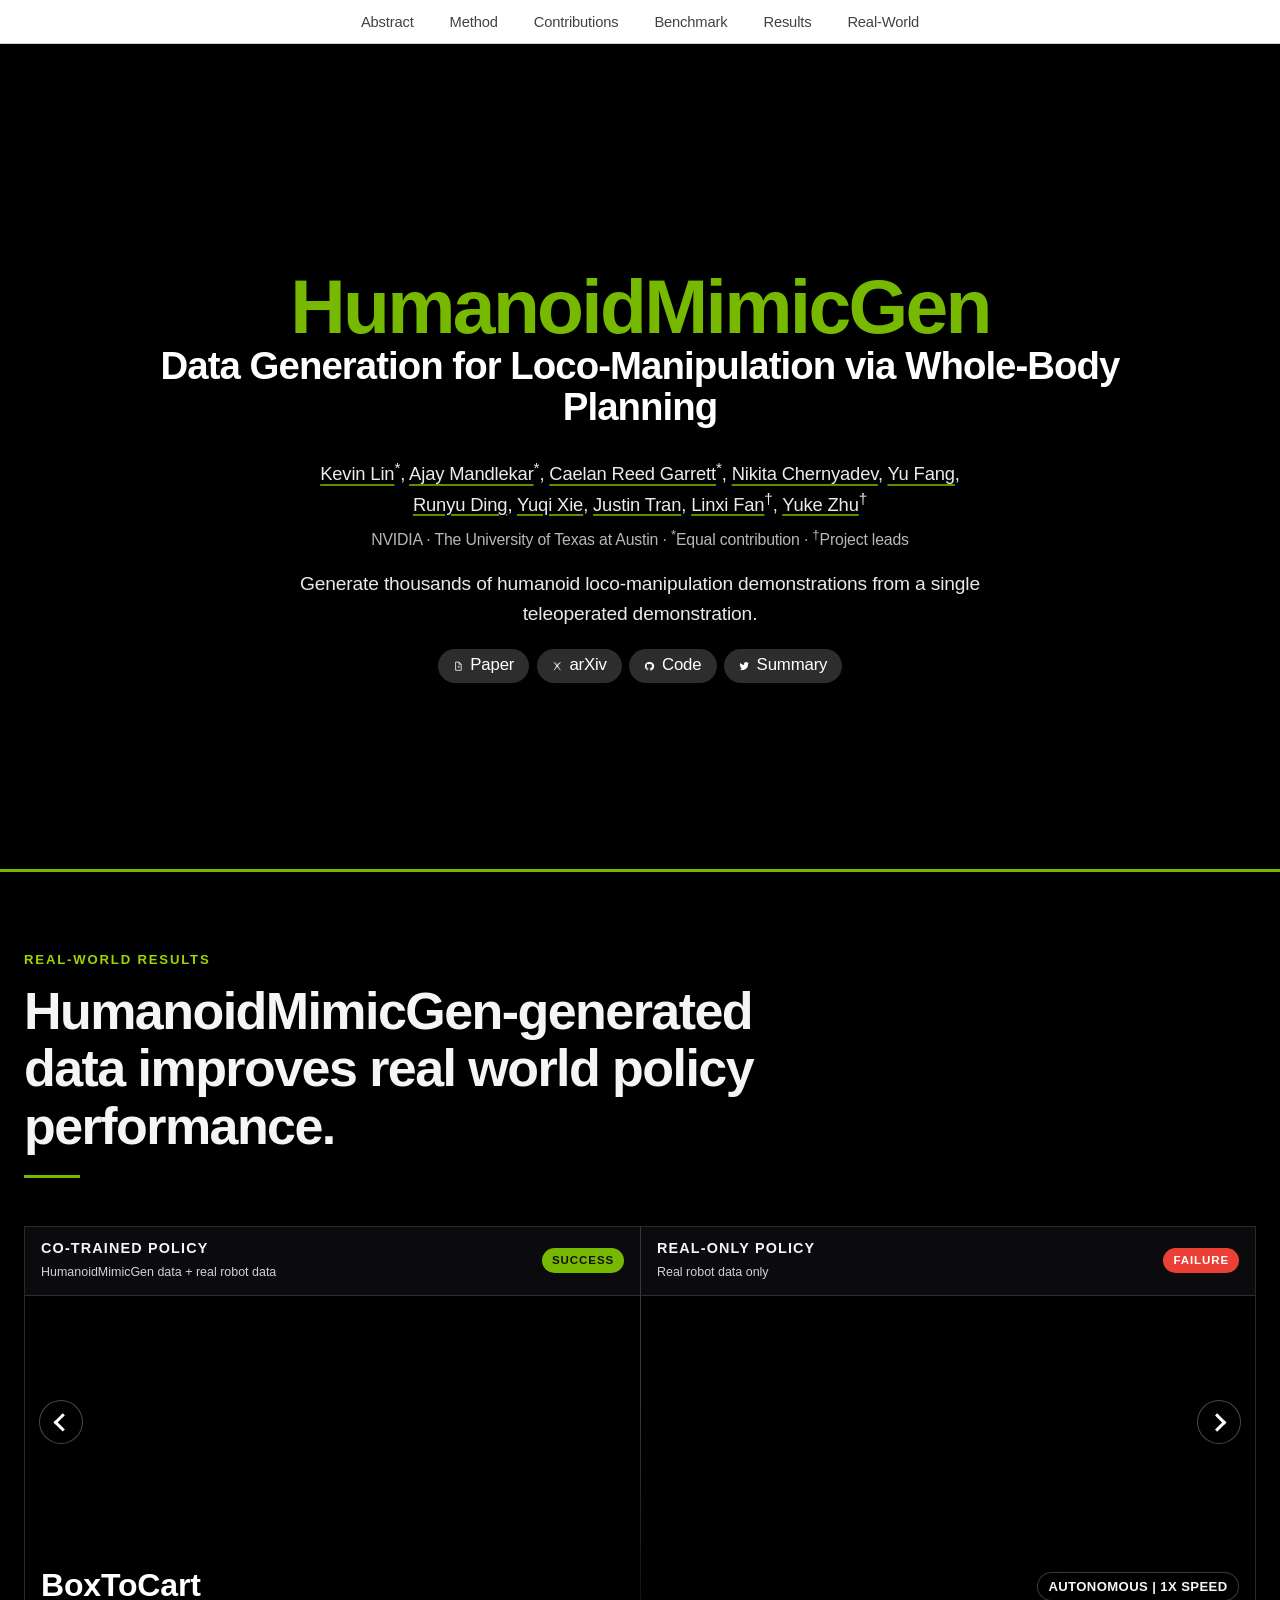
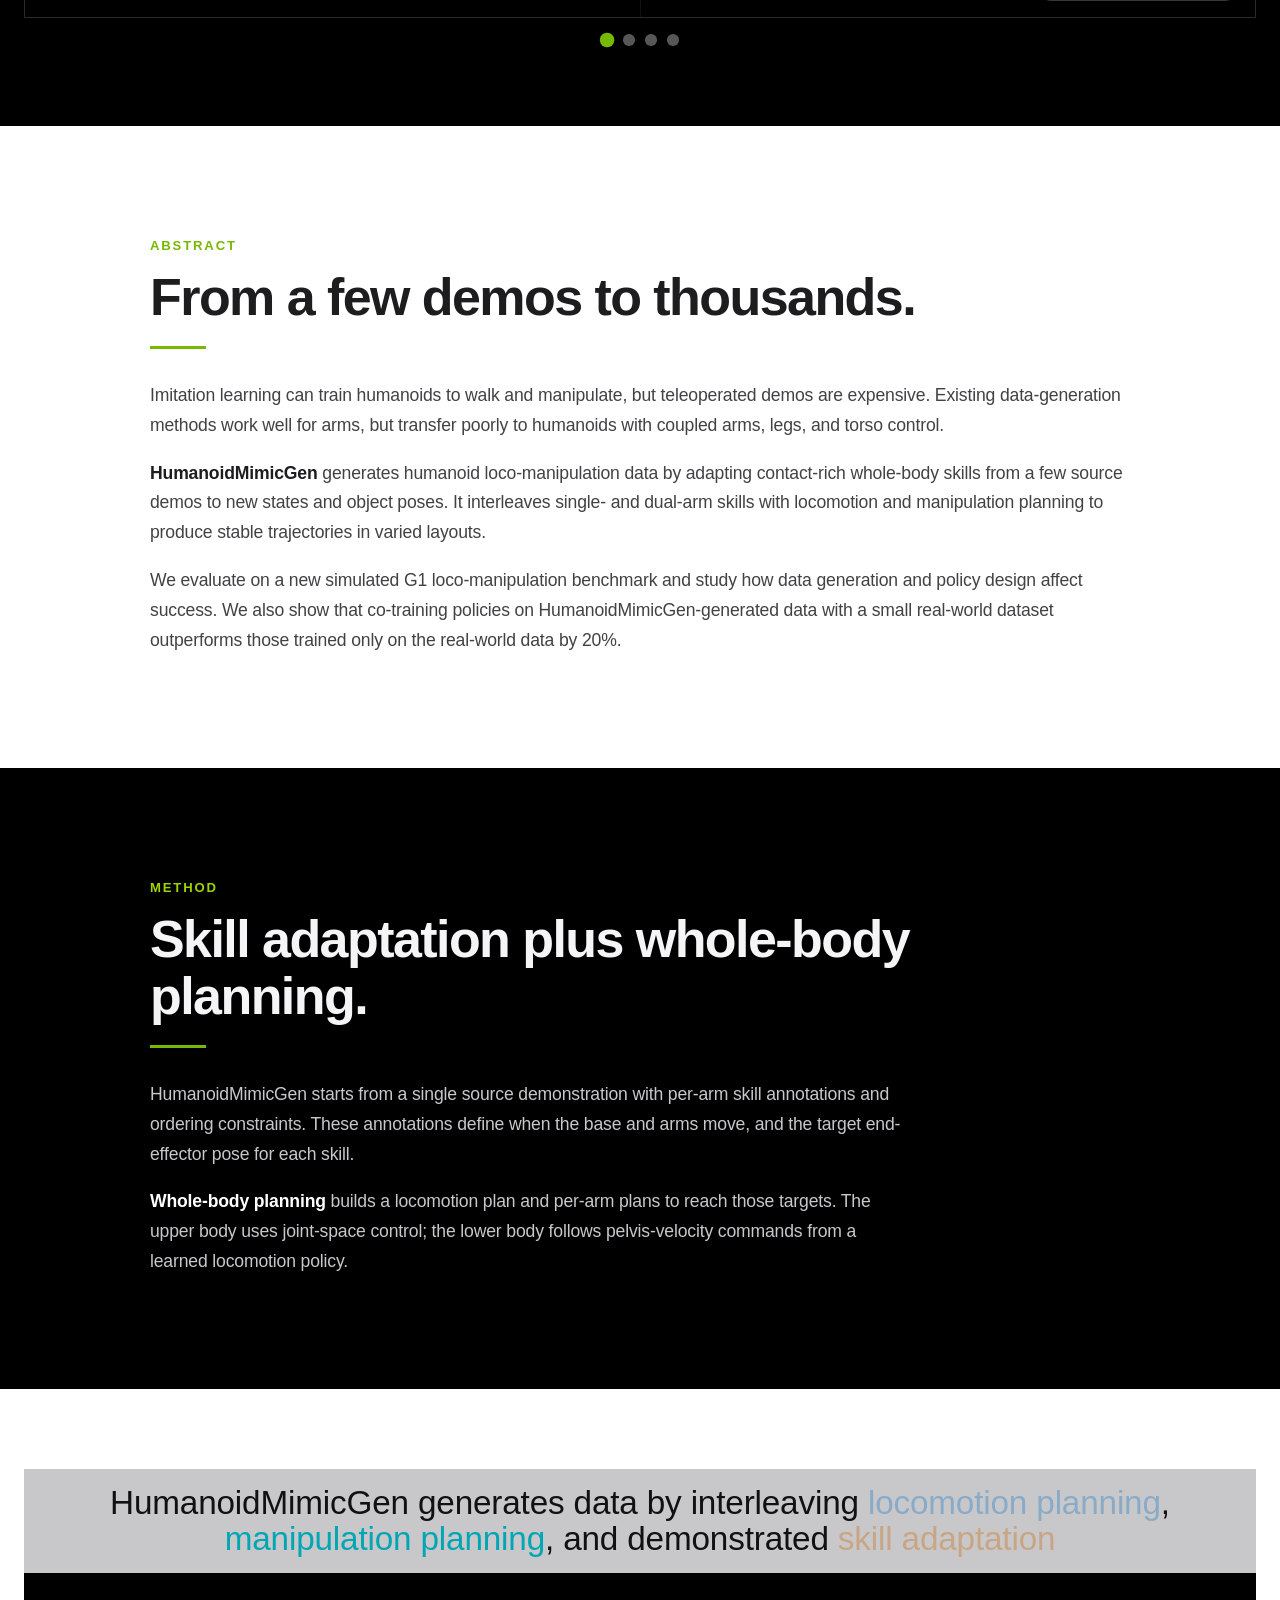
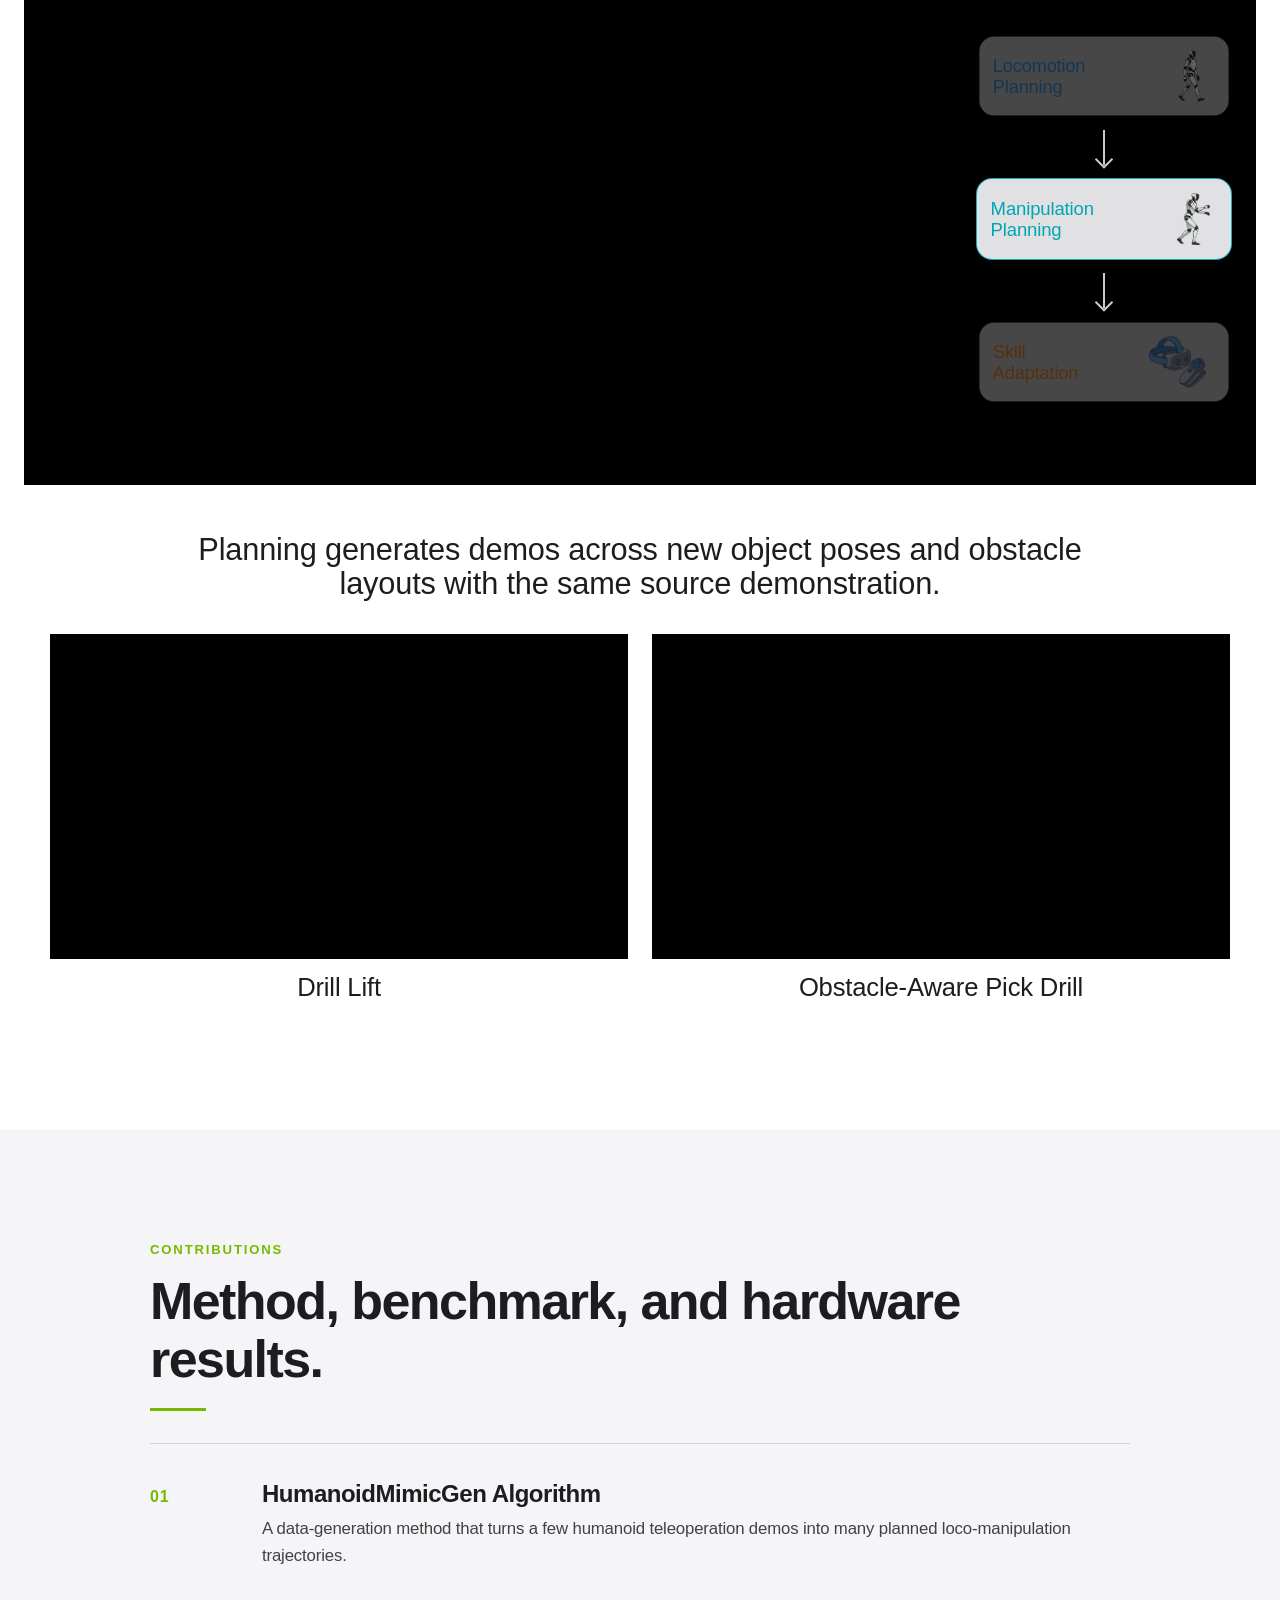
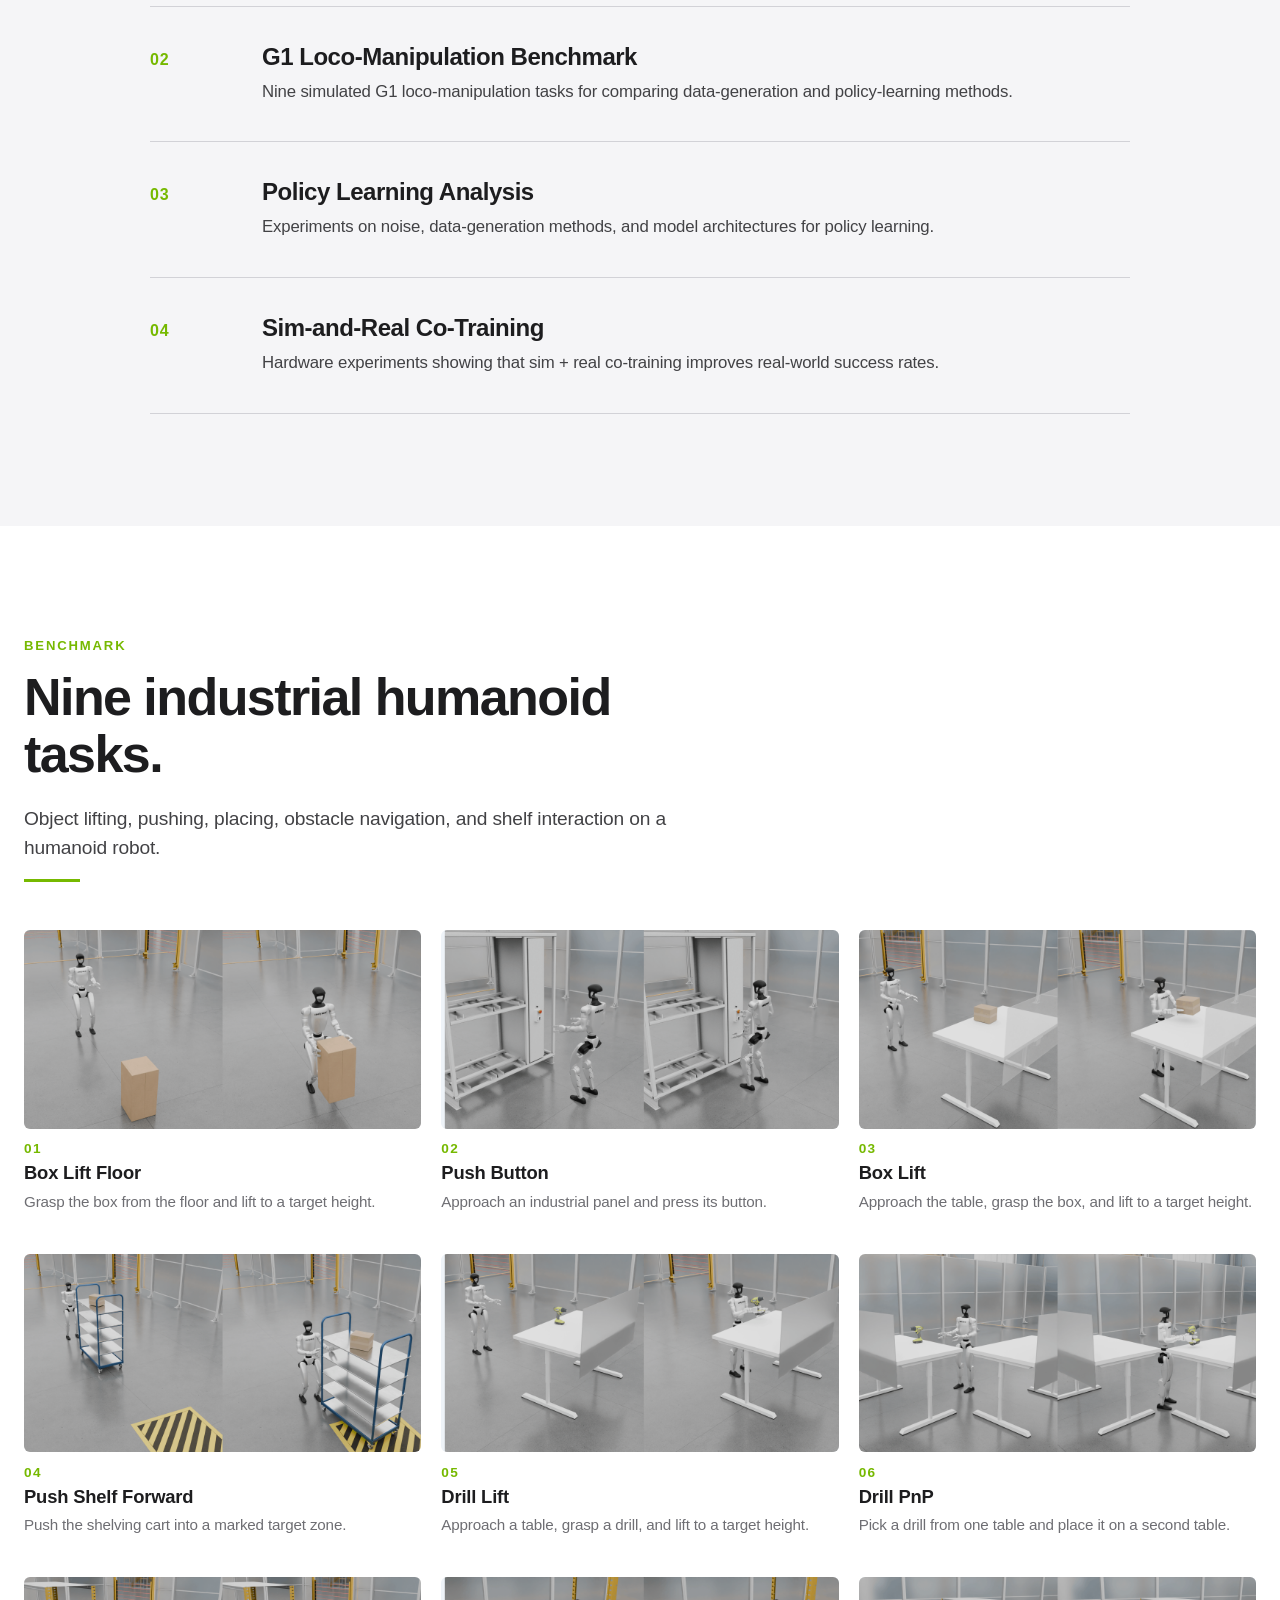
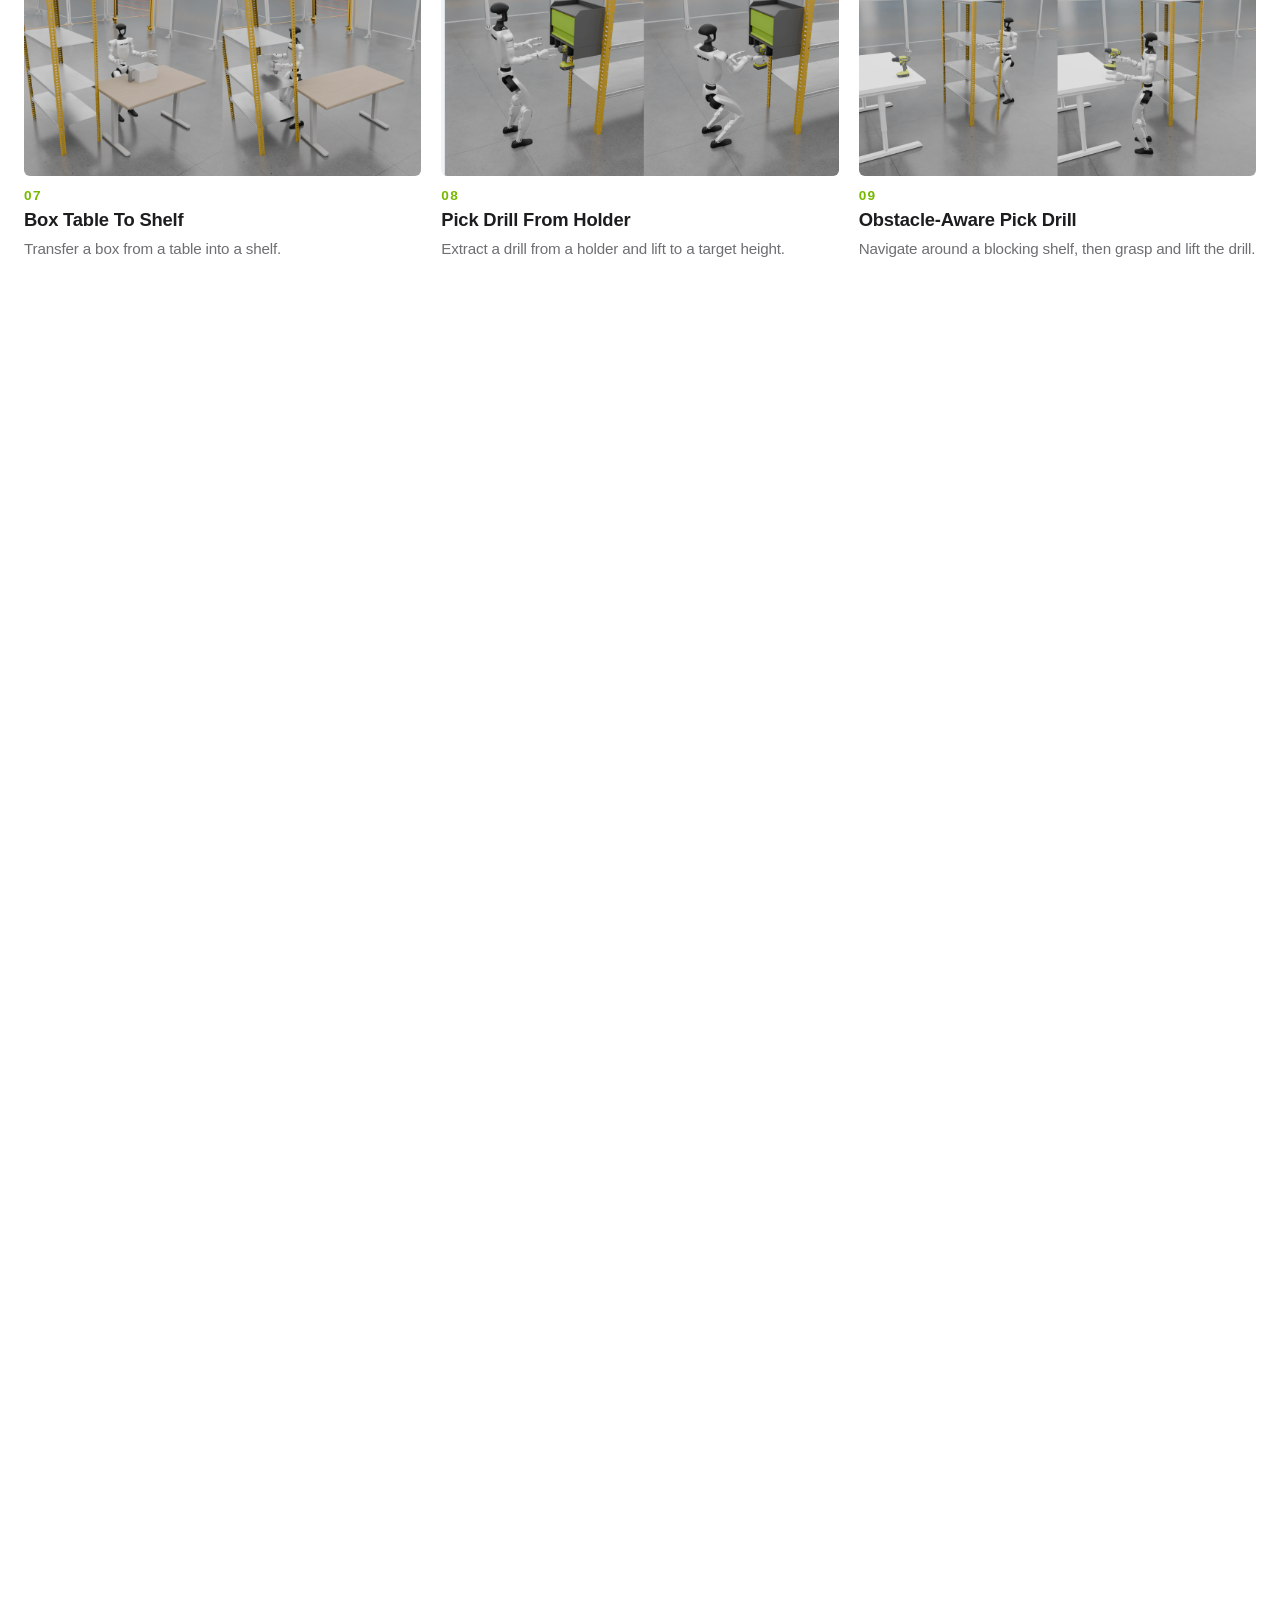
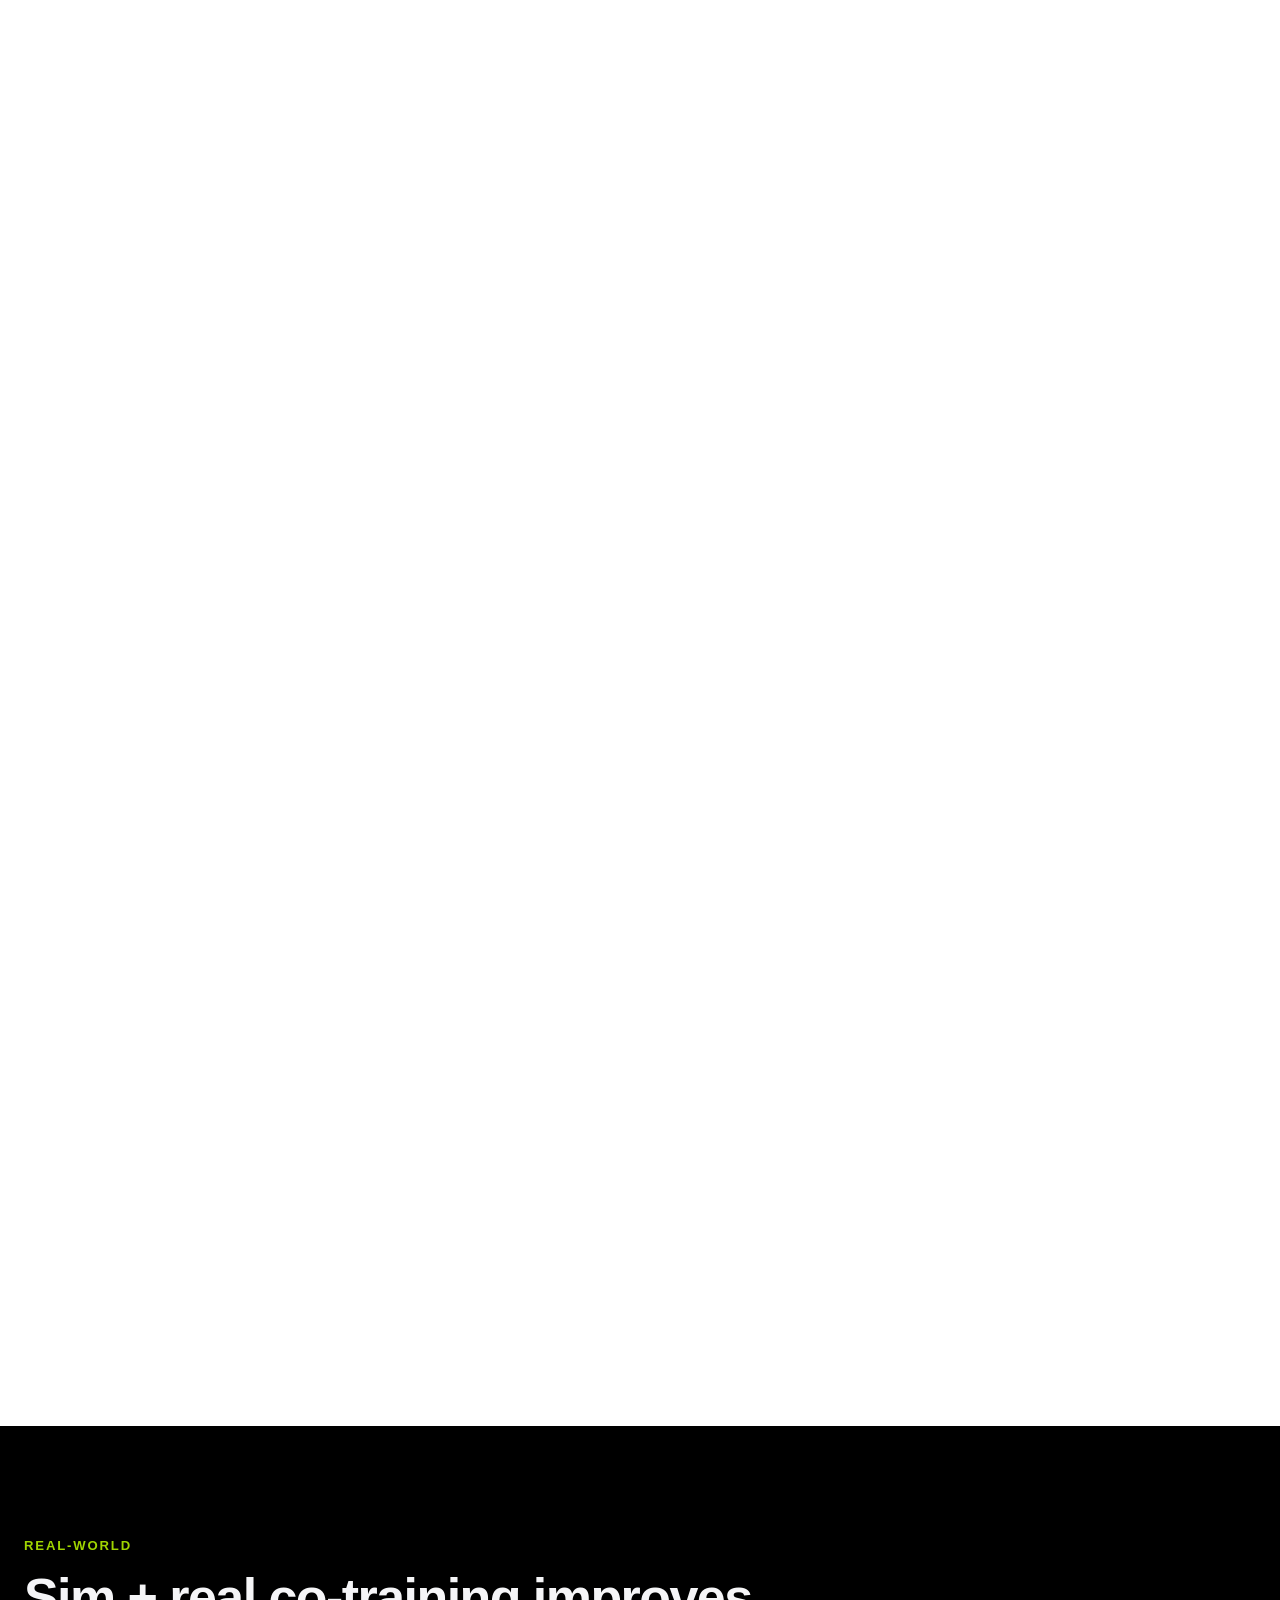
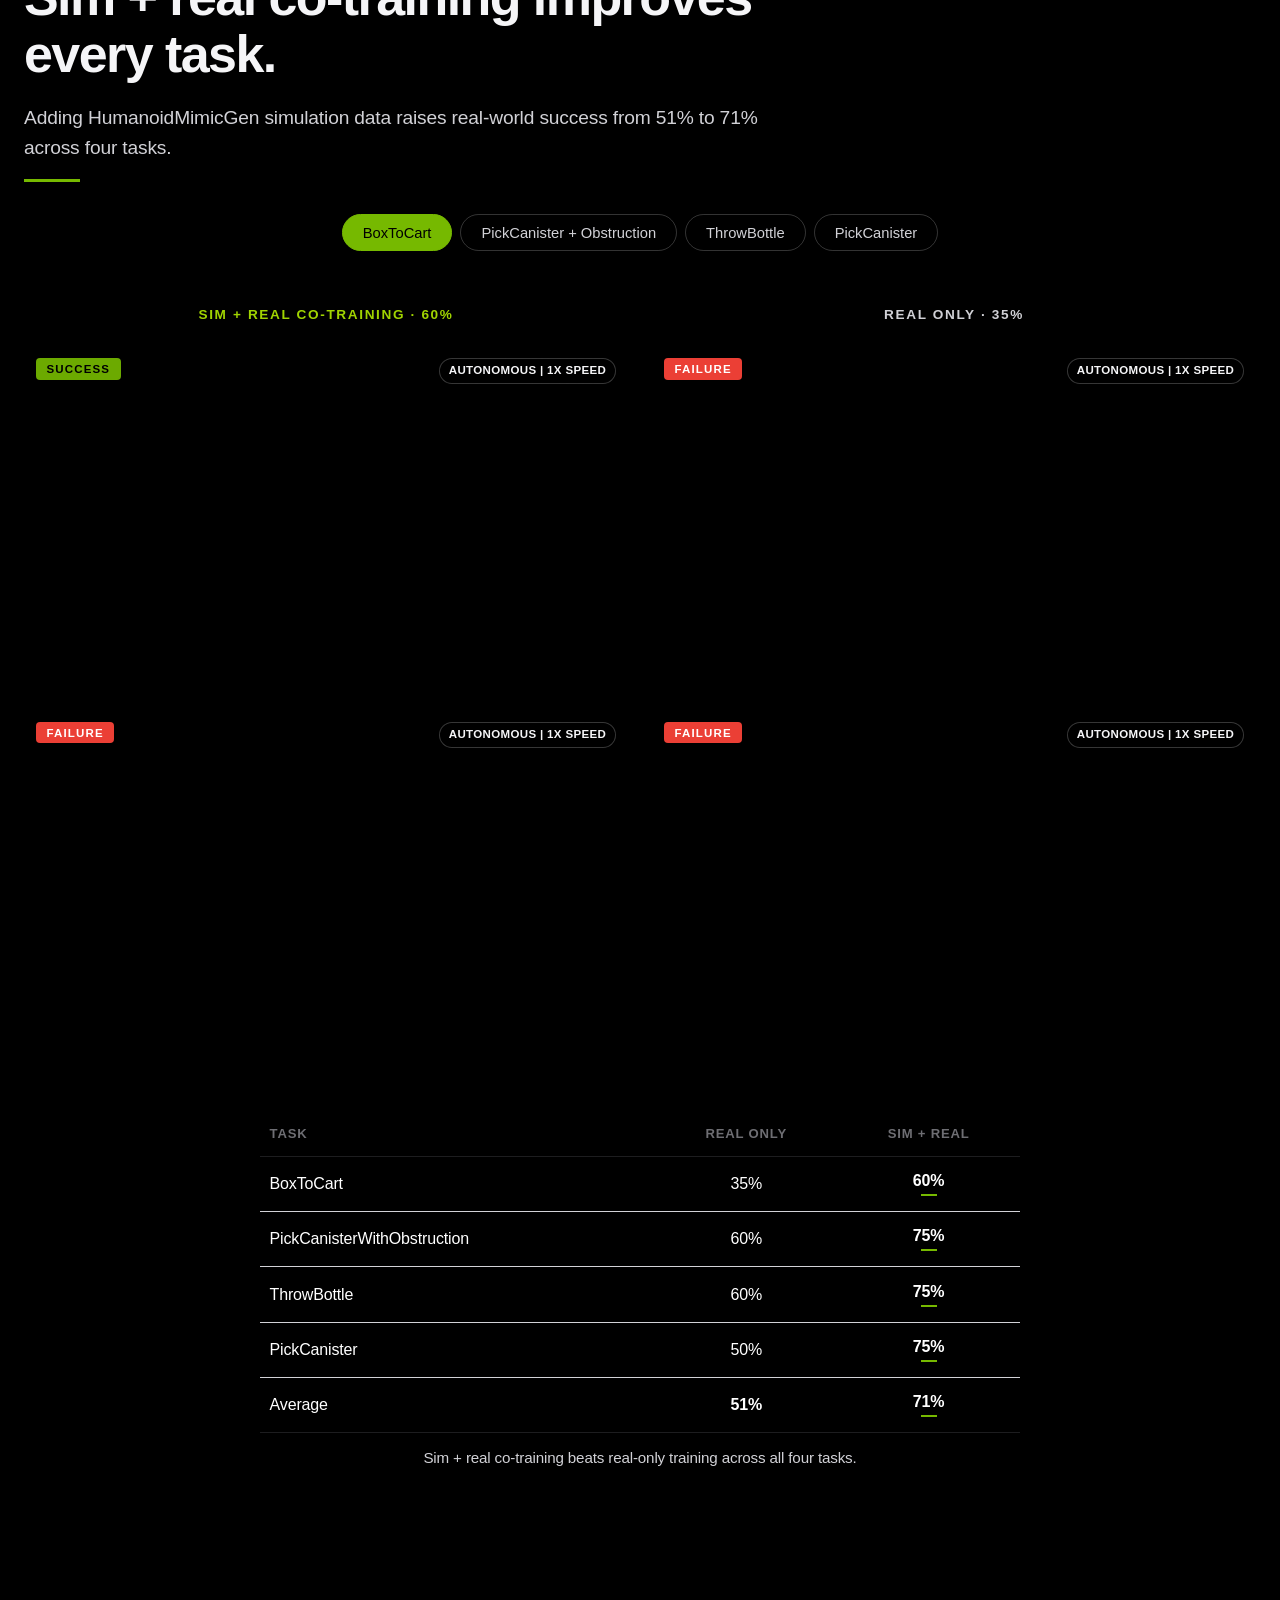
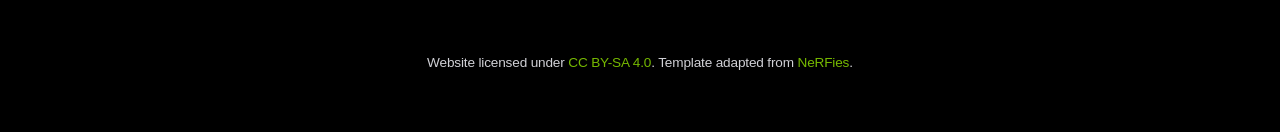
<file: index.html>
<!DOCTYPE html>
<html lang="en">
<head>
  <meta charset="utf-8">
  <meta name="description"
        content="HumanoidMimicGen: Data Generation for Loco-Manipulation via Whole-Body Planning.">
  <meta name="keywords" content="Imitation Learning, Loco-Manipulation, Humanoid Robots, Automated Data Generation, Whole-Body Control.">
  <meta name="viewport" content="width=device-width, initial-scale=1">
  <title>HumanoidMimicGen — Data Generation for Loco-Manipulation via Whole-Body Planning</title>

  <link rel="stylesheet" href="./static/css/index.css">
</head>
<body>


<!-- ==================== STICKY NAV ==================== -->
<nav class="nv-nav">
  <div class="inner">
    <a href="#abstract">Abstract</a>
    <a href="#method">Method</a>
    <a href="#contributions">Contributions</a>
    <a href="#benchmark">Benchmark</a>
    <a href="#results">Results</a>
    <a href="#real-world">Real-World</a>
  </div>
</nav>


<!-- ==================== HERO with background video ==================== -->
<section class="nv-hero">
  <video class="hero-bg" playsinline autoplay loop muted preload="auto" src="./resources/teaser.mp4"></video>
  <div class="hero-overlay"></div>
  <div class="nv-container">
    <h1 class="display-1">
      <span class="accent">HumanoidMimicGen</span><br>
      <span class="hero-title-detail">Data Generation for Loco-Manipulation via Whole-Body Planning</span>
    </h1>
    <div class="hero-authors" aria-label="Authors">
      <p>
        <a href="https://kevin-thankyou-lin.github.io/" target="_blank" rel="noopener">Kevin Lin</a><sup>*</sup>,
        <a href="https://ai.stanford.edu/~amandlek/" target="_blank" rel="noopener">Ajay Mandlekar</a><sup>*</sup>,
        <a href="https://web.mit.edu/caelan/www/" target="_blank" rel="noopener">Caelan Reed Garrett</a><sup>*</sup>,
        <a href="https://chernyadev.github.io/" target="_blank" rel="noopener">Nikita Chernyadev</a>,
        <a href="https://scholar.google.ca/citations?user=sCYV0zYAAAAJ" target="_blank" rel="noopener">Yu Fang</a>,
        <br>
        <a href="https://dingry.github.io/" target="_blank" rel="noopener">Runyu Ding</a>,
        <a href="https://xieleo5.github.io/" target="_blank" rel="noopener">Yuqi Xie</a>,
        <a href="https://www.linkedin.com/in/justin-tran-488872296/" target="_blank" rel="noopener">Justin Tran</a>,
        <a href="https://jimfan.me/" target="_blank" rel="noopener">Linxi Fan</a><sup>&dagger;</sup>,
        <a href="https://www.cs.utexas.edu/~yukez/" target="_blank" rel="noopener">Yuke Zhu</a><sup>&dagger;</sup>
      </p>
      <p class="hero-affiliations">
        NVIDIA · The University of Texas at Austin · <sup>*</sup>Equal contribution · <sup>&dagger;</sup>Project leads
      </p>
    </div>
    <p class="lede" style="max-width: 720px; margin: 0 auto;">
      Generate thousands of humanoid loco-manipulation demonstrations from a single teleoperated demonstration.
    </p>
    <div class="hero-links" aria-label="Project links">
      <a class="hero-pill" href="https://arxiv.org/pdf/2605.27724" target="_blank" rel="noopener">
        <span class="hero-pill-icon" aria-hidden="true">
          <svg viewBox="0 0 24 24" role="img">
            <path d="M6 2.5h8.1L19 7.4V21.5H6V2.5Z" fill="none" stroke="currentColor" stroke-width="1.8" stroke-linejoin="round"/>
            <path d="M14 2.5V7.5H19" fill="none" stroke="currentColor" stroke-width="1.8" stroke-linejoin="round"/>
            <path d="M8.1 16.4c2.5-.9 4.5-3.3 5.4-6.8.4 2.2 1.5 4.1 3.6 5.3-2.6-.6-5.6-.2-9 1.5Z" fill="currentColor"/>
          </svg>
        </span>
        <span>Paper</span>
      </a>
      <a class="hero-pill" href="https://arxiv.org/abs/2605.27724v1" target="_blank" rel="noopener">
        <span class="hero-pill-icon" aria-hidden="true">
          <svg viewBox="0 0 24 24" role="img">
            <path d="M5.2 3.7 18.8 20.3M18.8 3.7 5.2 20.3" fill="none" stroke="currentColor" stroke-width="1.9" stroke-linecap="round"/>
            <path d="M8.4 4.4c2.5 3.3 4.9 6.7 7.2 10.2M15.6 4.4c-2.5 3.3-4.9 6.7-7.2 10.2" fill="none" stroke="currentColor" stroke-width="1.35" stroke-linecap="round" opacity="0.8"/>
            <circle cx="12" cy="12" r="1.25" fill="currentColor"/>
          </svg>
        </span>
        <span>arXiv</span>
      </a>
      <a class="hero-pill" href="https://github.com/NVlabs/humanoidmimicgen" target="_blank" rel="noopener">
        <span class="hero-pill-icon" aria-hidden="true">
          <svg viewBox="0 0 24 24" role="img">
            <path d="M12 2.3a9.9 9.9 0 0 0-3.1 19.3c.5.1.7-.2.7-.5v-1.9c-2.8.6-3.4-1.2-3.4-1.2-.5-1.2-1.1-1.5-1.1-1.5-.9-.6.1-.6.1-.6 1 0 1.6 1.1 1.6 1.1.9 1.6 2.4 1.1 3 .9.1-.7.4-1.1.7-1.3-2.3-.3-4.6-1.1-4.6-4.9 0-1.1.4-2 1-2.7-.1-.3-.4-1.3.1-2.7 0 0 .8-.3 2.7 1a9.3 9.3 0 0 1 4.9 0c1.9-1.3 2.7-1 2.7-1 .5 1.4.2 2.4.1 2.7.6.7 1 1.6 1 2.7 0 3.8-2.3 4.6-4.6 4.9.4.3.7 1 .7 2v2.9c0 .3.2.6.7.5A9.9 9.9 0 0 0 12 2.3Z" fill="currentColor"/>
          </svg>
        </span>
        <span>Code</span>
      </a>
      <a class="hero-pill disabled" href="#" aria-disabled="true">
        <span class="hero-pill-icon" aria-hidden="true">
          <svg viewBox="0 0 24 24" role="img">
            <path d="M23 4.9c-.8.4-1.7.6-2.6.7.9-.6 1.6-1.4 2-2.5-.9.5-1.8.9-2.9 1.1A4.5 4.5 0 0 0 11.7 8.3c0 .4 0 .7.1 1C8.1 9.1 4.8 7.4 2.6 4.8c-.4.7-.6 1.4-.6 2.2 0 1.5.8 2.8 1.9 3.6-.7 0-1.4-.2-2-.6v.1c0 2.1 1.5 3.8 3.5 4.2-.4.1-.8.2-1.2.2-.3 0-.6 0-.8-.1.6 1.8 2.2 3 4.1 3.1A9 9 0 0 1 1.9 19.4c-.4 0-.7 0-1.1-.1A12.8 12.8 0 0 0 7.8 21c8.4 0 13-7 13-13v-.6c.9-.6 1.6-1.4 2.2-2.5Z" fill="currentColor"/>
          </svg>
        </span>
        <span>Summary</span>
      </a>
    </div>
  </div>
</section>


<!-- ==================== REAL-WORLD SUCCESS REEL ==================== -->
<section class="nv-section dark compact">
  <div class="nv-container wide">
    <div style="max-width: 760px;">
      <p class="eyebrow">Real-World Results</p>
      <h2 class="display-2">HumanoidMimicGen-generated data improves real world policy performance.</h2>
      <hr class="nv-rule">
    </div>

    <div class="real-carousel" role="region" aria-roledescription="carousel" aria-label="Real-world HumanoidMimicGen versus real-only rollouts">
      <div class="real-carousel-viewport">
        <div class="real-carousel-track">
          <figure class="real-carousel-slide active" aria-hidden="false">
            <div class="real-carousel-pair">
              <div class="real-carousel-cell">
                <div class="real-carousel-cell-heading success"><strong>Co-trained policy</strong><small>HumanoidMimicGen data + real robot data</small><em>Success</em></div>
                <video playsinline autoplay muted preload="metadata" src="./resources/real-world/boxtocart-cotrain-success.mp4"></video>
              </div>
              <div class="real-carousel-cell">
                <div class="real-carousel-cell-heading fail"><strong>Real-only policy</strong><small>Real robot data only</small><em>Failure</em></div>
                <video playsinline loop muted preload="metadata" src="./resources/real-world/boxtocart-realonly-fail2.mp4"></video>
              </div>
            </div>
            <div class="real-carousel-meta">Autonomous | 1x speed</div>
            <figcaption><span>BoxToCart</span></figcaption>
          </figure>
          <figure class="real-carousel-slide" aria-hidden="true">
            <div class="real-carousel-pair">
              <div class="real-carousel-cell">
                <div class="real-carousel-cell-heading success"><strong>Co-trained policy</strong><small>HumanoidMimicGen data + real robot data</small><em>Success</em></div>
                <video playsinline muted preload="metadata" src="./resources/real-world/pickcanisterobs-cotrain-success.mp4"></video>
              </div>
              <div class="real-carousel-cell">
                <div class="real-carousel-cell-heading fail"><strong>Real-only policy</strong><small>Real robot data only</small><em>Failure</em></div>
                <video playsinline loop muted preload="metadata" src="./resources/real-world/pickcanisterobs-realonly-fail.mp4"></video>
              </div>
            </div>
            <div class="real-carousel-meta">Autonomous | 1x speed</div>
            <figcaption><span>PickCanister + Obstruction</span></figcaption>
          </figure>
          <figure class="real-carousel-slide" aria-hidden="true">
            <div class="real-carousel-pair">
              <div class="real-carousel-cell">
                <div class="real-carousel-cell-heading success"><strong>Co-trained policy</strong><small>HumanoidMimicGen data + real robot data</small><em>Success</em></div>
                <video playsinline muted preload="metadata" src="./resources/real-world/throwbottle-cotrain-success.mp4"></video>
              </div>
              <div class="real-carousel-cell">
                <div class="real-carousel-cell-heading fail"><strong>Real-only policy</strong><small>Real robot data only</small><em>Failure</em></div>
                <video playsinline loop muted preload="metadata" src="./resources/real-world/throwbottle-realonly-fail.mp4"></video>
              </div>
            </div>
            <div class="real-carousel-meta">Autonomous | 1x speed</div>
            <figcaption><span>ThrowBottle</span></figcaption>
          </figure>
          <figure class="real-carousel-slide" aria-hidden="true">
            <div class="real-carousel-pair">
              <div class="real-carousel-cell">
                <div class="real-carousel-cell-heading success"><strong>Co-trained policy</strong><small>HumanoidMimicGen data + real robot data</small><em>Success</em></div>
                <video playsinline muted preload="metadata" src="./resources/real-world/pickcanister-cotrain-success.mp4"></video>
              </div>
              <div class="real-carousel-cell">
                <div class="real-carousel-cell-heading fail"><strong>Real-only policy</strong><small>Real robot data only</small><em>Failure</em></div>
                <video playsinline loop muted preload="metadata" src="./resources/real-world/pickcanister-realonly-fail.mp4"></video>
              </div>
            </div>
            <div class="real-carousel-meta">Autonomous | 1x speed</div>
            <figcaption><span>PickCanister</span></figcaption>
          </figure>
        </div>
        <button class="real-carousel-arrow prev" type="button" aria-label="Previous real-world rollout"></button>
        <button class="real-carousel-arrow next" type="button" aria-label="Next real-world rollout"></button>
      </div>
      <div class="real-carousel-dots" role="tablist" aria-label="Choose real-world rollout">
        <button class="active" type="button" role="tab" aria-selected="true" aria-label="Show BoxToCart rollout" data-index="0"></button>
        <button type="button" role="tab" aria-selected="false" aria-label="Show PickCanister with obstruction rollout" data-index="1"></button>
        <button type="button" role="tab" aria-selected="false" aria-label="Show ThrowBottle rollout" data-index="2"></button>
        <button type="button" role="tab" aria-selected="false" aria-label="Show PickCanister rollout" data-index="3"></button>
      </div>
    </div>
  </div>
</section>


<!-- ==================== ABSTRACT ==================== -->
<section class="nv-section" id="abstract">
  <div class="nv-container">
    <p class="eyebrow">Abstract</p>
    <h2 class="display-2">From a few demos to thousands.</h2>
    <hr class="nv-rule">
    <div class="body-text">
      <p>
        Imitation learning can train humanoids to walk and manipulate, but teleoperated demos are expensive. Existing data-generation methods work well for arms, but transfer poorly to humanoids with coupled arms, legs, and torso control.
      </p>
      <p>
        <strong>HumanoidMimicGen</strong> generates humanoid loco-manipulation data by adapting contact-rich whole-body skills from a few source demos to new states and object poses. It interleaves single- and dual-arm skills with locomotion and manipulation planning to produce stable trajectories in varied layouts.
      </p>
      <p>
        We evaluate on a new simulated G1 loco-manipulation benchmark and study how data generation and policy design affect success. We also show that co-training policies on HumanoidMimicGen-generated data with a small real-world dataset outperforms those trained only on the real-world data by 20%.
      </p>
    </div>
  </div>
</section>


<!-- ==================== METHOD ==================== -->
<section class="nv-section dark" id="method">
  <div class="nv-container">
    <p class="eyebrow">Method</p>
    <h2 class="display-2">Skill adaptation plus whole-body planning.</h2>
    <hr class="nv-rule">
    <div class="body-text" style="max-width: 760px;">
      <p>
        HumanoidMimicGen starts from a single source demonstration with per-arm skill annotations and ordering constraints. These annotations define when the base and arms move, and the target end-effector pose for each skill.
      </p>
      <p>
        <strong>Whole-body planning</strong> builds a locomotion plan and per-arm plans to reach those targets. The upper body uses joint-space control; the lower body follows pelvis-velocity commands from a learned locomotion policy.
      </p>
    </div>
  </div>
</section>

<section class="nv-section compact">
  <div class="nv-container wide">
    <div class="media-block method-video-block" style="margin-top: 0;" data-method-phase="manipulation">
      <video class="method-video" playsinline autoplay loop muted src="./resources/method.mp4"></video>
      <div class="method-overlay" aria-hidden="true">
        <h3 class="method-overlay-title">
          HumanoidMimicGen generates data by interleaving
          <span class="term locomotion">locomotion planning</span>,
          <span class="term manipulation">manipulation planning</span>, and demonstrated
          <span class="term skill">skill adaptation</span>
        </h3>
        <div class="method-flow">
          <div class="method-step locomotion">
            <span>Locomotion<br>Planning</span>
            <img src="./resources/method-icons/locomotion.png" alt="">
          </div>
          <div class="method-flow-arrow" aria-hidden="true"></div>
          <div class="method-step manipulation">
            <span>Manipulation<br>Planning</span>
            <img src="./resources/method-icons/manipulation.png" alt="">
          </div>
          <div class="method-flow-arrow" aria-hidden="true"></div>
          <div class="method-step skill">
            <span>Skill<br>Adaptation</span>
            <img src="./resources/method-icons/skill.png" alt="">
          </div>
        </div>
      </div>
    </div>
    <div class="media-block planning-demo-block">
      <div class="planning-demo-copy">
        <h3>Planning generates demos across new object poses and obstacle layouts with the same source demonstration.</h3>
      </div>
      <div class="planning-demo-grid" aria-label="Generated demonstration rollouts">
        <figure class="planning-demo-card">
          <video playsinline autoplay loop muted preload="metadata" src="./resources/generated-rollouts/drill-lift.mp4"></video>
          <figcaption>Drill Lift</figcaption>
        </figure>
        <figure class="planning-demo-card">
          <video playsinline autoplay loop muted preload="metadata" src="./resources/generated-rollouts/drill-lift-obstacle.mp4"></video>
          <figcaption>Obstacle-Aware Pick Drill</figcaption>
        </figure>
      </div>
    </div>
  </div>
</section>


<!-- ==================== CONTRIBUTIONS ==================== -->
<section class="nv-section alt" id="contributions">
  <div class="nv-container">
    <p class="eyebrow">Contributions</p>
    <h2 class="display-2">Method, benchmark, and hardware results.</h2>
    <hr class="nv-rule">

    <div class="nv-list">
      <div class="row">
        <div class="num">01</div>
        <div>
          <h4>HumanoidMimicGen Algorithm</h4>
          <p>A data-generation method that turns a few humanoid teleoperation demos into many planned loco-manipulation trajectories.</p>
        </div>
      </div>
      <div class="row">
        <div class="num">02</div>
        <div>
          <h4>G1 Loco-Manipulation Benchmark</h4>
          <p>Nine simulated G1 loco-manipulation tasks for comparing data-generation and policy-learning methods.</p>
        </div>
      </div>
      <div class="row">
        <div class="num">03</div>
        <div>
          <h4>Policy Learning Analysis</h4>
          <p>Experiments on noise, data-generation methods, and model architectures for policy learning.</p>
        </div>
      </div>
      <div class="row">
        <div class="num">04</div>
        <div>
          <h4>Sim-and-Real Co-Training</h4>
          <p>Hardware experiments showing that sim + real co-training improves real-world success rates.</p>
        </div>
      </div>
    </div>
  </div>
</section>


<!-- ==================== BENCHMARK ==================== -->
<section class="nv-section" id="benchmark">
  <div class="nv-container wide">
    <div style="max-width: 720px;">
      <p class="eyebrow">Benchmark</p>
      <h2 class="display-2">Nine industrial humanoid tasks.</h2>
      <p class="lede">Object lifting, pushing, placing, obstacle navigation, and shelf interaction on a humanoid robot.</p>
      <hr class="nv-rule">
    </div>

    <div class="benchmark-task-grid" aria-label="G1 loco-manipulation benchmark task images">
      <figure class="benchmark-task-figure">
        <img src="./resources/benchmark-tasks/box-lift-floor.png" alt="Box Lift Floor task snapshots">
        <figcaption>
          <span class="benchmark-task-num">01</span>
          <span class="benchmark-task-title">Box Lift Floor</span>
          <span class="benchmark-task-desc">Grasp the box from the floor and lift to a target height.</span>
        </figcaption>
      </figure>
      <figure class="benchmark-task-figure">
        <img src="./resources/benchmark-tasks/push-button.png" alt="Push Button task snapshots">
        <figcaption>
          <span class="benchmark-task-num">02</span>
          <span class="benchmark-task-title">Push Button</span>
          <span class="benchmark-task-desc">Approach an industrial panel and press its button.</span>
        </figcaption>
      </figure>
      <figure class="benchmark-task-figure">
        <img src="./resources/benchmark-tasks/box-lift.png" alt="Box Lift task snapshots">
        <figcaption>
          <span class="benchmark-task-num">03</span>
          <span class="benchmark-task-title">Box Lift</span>
          <span class="benchmark-task-desc">Approach the table, grasp the box, and lift to a target height.</span>
        </figcaption>
      </figure>
      <figure class="benchmark-task-figure">
        <img src="./resources/benchmark-tasks/push-shelf-forward.png" alt="Push Shelf Forward task snapshots">
        <figcaption>
          <span class="benchmark-task-num">04</span>
          <span class="benchmark-task-title">Push Shelf Forward</span>
          <span class="benchmark-task-desc">Push the shelving cart into a marked target zone.</span>
        </figcaption>
      </figure>
      <figure class="benchmark-task-figure">
        <img src="./resources/benchmark-tasks/drill-lift.png" alt="Drill Lift task snapshots">
        <figcaption>
          <span class="benchmark-task-num">05</span>
          <span class="benchmark-task-title">Drill Lift</span>
          <span class="benchmark-task-desc">Approach a table, grasp a drill, and lift to a target height.</span>
        </figcaption>
      </figure>
      <figure class="benchmark-task-figure">
        <img src="./resources/benchmark-tasks/drill-pnp.png" alt="Drill PnP task snapshots">
        <figcaption>
          <span class="benchmark-task-num">06</span>
          <span class="benchmark-task-title">Drill PnP</span>
          <span class="benchmark-task-desc">Pick a drill from one table and place it on a second table.</span>
        </figcaption>
      </figure>
      <figure class="benchmark-task-figure">
        <img src="./resources/benchmark-tasks/box-table-to-shelf.png" alt="Box Table To Shelf task snapshots">
        <figcaption>
          <span class="benchmark-task-num">07</span>
          <span class="benchmark-task-title">Box Table To Shelf</span>
          <span class="benchmark-task-desc">Transfer a box from a table into a shelf.</span>
        </figcaption>
      </figure>
      <figure class="benchmark-task-figure">
        <img src="./resources/benchmark-tasks/pick-drill-from-holder.png" alt="Pick Drill From Holder task snapshots">
        <figcaption>
          <span class="benchmark-task-num">08</span>
          <span class="benchmark-task-title">Pick Drill From Holder</span>
          <span class="benchmark-task-desc">Extract a drill from a holder and lift to a target height.</span>
        </figcaption>
      </figure>
      <figure class="benchmark-task-figure">
        <img src="./resources/benchmark-tasks/drill-lift-obstacle.png" alt="Obstacle-Aware Pick Drill task snapshots">
        <figcaption>
          <span class="benchmark-task-num">09</span>
          <span class="benchmark-task-title">Obstacle-Aware Pick Drill</span>
          <span class="benchmark-task-desc">Navigate around a blocking shelf, then grasp and lift the drill.</span>
        </figcaption>
      </figure>
    </div>
  </div>
</section>


<!-- ==================== SIM RESULTS ==================== -->
<section class="nv-section alt" id="results">
  <div class="nv-container wide">
    <div style="max-width: 720px;">
      <p class="eyebrow">Simulation Results</p>
      <h2 class="display-2">89% average success.</h2>
      <p class="lede">HumanoidMimicGen reaches the best average success across all nine tasks.</p>
      <hr class="nv-rule">
    </div>

    <table class="nv-table">
      <thead>
        <tr>
          <th>Task</th>
          <th>1 Human Demo</th>
          <th>100 Human Demos</th>
          <th>DexMimicGen+ (1k Generated)</th>
          <th>Ours (1k Generated)</th>
        </tr>
      </thead>
      <tbody>
        <tr><td>Box Lift Floor</td><td>14%</td><td>83%</td><td>87%</td><td class="best">97%</td></tr>
        <tr><td>Push Button</td><td>18%</td><td>82%</td><td>26%</td><td class="best">92%</td></tr>
        <tr><td>Box Lift</td><td>95%</td><td>95%</td><td>68%</td><td class="best">100%</td></tr>
        <tr><td>Push Shelf Forward</td><td>70%</td><td>90%</td><td>35%</td><td class="best">100%</td></tr>
        <tr><td>Drill Lift</td><td>20%</td><td>30%</td><td>13%</td><td class="best">100%</td></tr>
        <tr><td>Drill PnP</td><td>8%</td><td>20%</td><td>13%</td><td class="best">70%</td></tr>
        <tr><td>Box Table To Shelf</td><td>4%</td><td>28%</td><td>17%</td><td class="best">53%</td></tr>
        <tr><td>Pick Drill From Holder</td><td>0%</td><td>7%</td><td>36%</td><td class="best">100%</td></tr>
        <tr><td>Obstacle-Aware Pick Drill</td><td>4%</td><td>0%</td><td>0%</td><td class="best">87%</td></tr>
        <tr class="summary"><td>Average</td><td>26%</td><td>48%</td><td>33%</td><td class="best">89%</td></tr>
      </tbody>
    </table>
    <p class="media-caption">Success rates for VLAs finetuned on 1 human demo, 100 human demos, 1,000 demos generated by DexMimicGen+, and 1,000 demos generated by our method, HumanoidMimicGen. For each task, both DexMimicGen+ and HumanoidMimicGen use the same single source demonstration to generate the 1,000 synthetic demonstrations.</p>

    <div class="media-block">
      <h3 class="rollout-heading">Policy rollouts</h3>
      <div class="rollout-grid" data-playback-rate="2" aria-label="Policy rollouts on G1 humanoid benchmark tasks">
        <figure class="rollout-card">
          <video playsinline autoplay loop muted preload="metadata" src="./Rendering/Rollouts/LMBoxLiftFloor.mp4"></video>
          <figcaption><span class="rollout-title">Box Lift Floor</span><span class="rollout-rate">Success Rate: 97%</span></figcaption>
        </figure>
        <figure class="rollout-card">
          <video playsinline autoplay loop muted preload="metadata" src="./Rendering/Rollouts/LMPushButton.mp4"></video>
          <figcaption><span class="rollout-title">Push Button</span><span class="rollout-rate">Success Rate: 92%</span></figcaption>
        </figure>
        <figure class="rollout-card">
          <video playsinline autoplay loop muted preload="metadata" src="./Rendering/Rollouts/LMBoxLift.mp4"></video>
          <figcaption><span class="rollout-title">Box Lift</span><span class="rollout-rate">Success Rate: 100%</span></figcaption>
        </figure>
        <figure class="rollout-card">
          <video playsinline autoplay loop muted preload="metadata" src="./Rendering/Rollouts/LMPushShelfForward.mp4"></video>
          <figcaption><span class="rollout-title">Push Shelf Forward</span><span class="rollout-rate">Success Rate: 100%</span></figcaption>
        </figure>
        <figure class="rollout-card">
          <video playsinline autoplay loop muted preload="metadata" src="./Rendering/Rollouts/LMDrillLift.mp4"></video>
          <figcaption><span class="rollout-title">Drill Lift</span><span class="rollout-rate">Success Rate: 100%</span></figcaption>
        </figure>
        <figure class="rollout-card">
          <video playsinline autoplay loop muted preload="metadata" src="./Rendering/Rollouts/LMDrillPnP90_Take2.mp4"></video>
          <figcaption><span class="rollout-title">Drill PnP</span><span class="rollout-rate">Success Rate: 70%</span></figcaption>
        </figure>
        <figure class="rollout-card">
          <video playsinline autoplay loop muted preload="metadata" src="./Rendering/Rollouts/LMBoxTableToShelfIndustrial.mp4"></video>
          <figcaption><span class="rollout-title">Box Table To Shelf</span><span class="rollout-rate">Success Rate: 53%</span></figcaption>
        </figure>
        <figure class="rollout-card">
          <video playsinline autoplay loop muted preload="metadata" src="./Rendering/Rollouts/LMPickDrillFromHolder.mp4"></video>
          <figcaption><span class="rollout-title">Pick Drill From Holder</span><span class="rollout-rate">Success Rate: 100%</span></figcaption>
        </figure>
        <figure class="rollout-card">
          <video playsinline autoplay loop muted preload="metadata" src="./Rendering/Rollouts/LMDrillLiftObstacle.mp4"></video>
          <figcaption><span class="rollout-title">Obstacle-Aware Pick Drill</span><span class="rollout-rate">Success Rate: 87%</span></figcaption>
        </figure>
      </div>
    </div>

    <div class="media-block baseline-compare-block">
      <h3 class="rollout-heading">HumanoidMimicGen outperforms DexMimicGen+</h3>
      <div class="baseline-compare-grid" aria-label="DexMimicGen+ baseline versus HumanoidMimicGen">
        <figure class="baseline-compare-card">
          <figcaption>
            <a href="https://dexmimicgen.github.io/" target="_blank" rel="noopener">DexMimicGen+</a>
            <small>1 source demo → 1k generated</small>
            <small class="baseline-success">Data generation success: 0%</small>
          </figcaption>
          <div class="baseline-video-wrap">
            <video playsinline autoplay loop muted preload="metadata" src="./resources/baseline-comparison/dexmimicgen-failure.mp4"></video>
            <span>Data generation rollout | 2x speed</span>
          </div>
        </figure>
        <figure class="baseline-compare-card">
          <figcaption>
            <span>HumanoidMimicGen</span>
            <small>1 source demo → 1k generated</small>
            <small class="baseline-success">Data generation success: 79%</small>
          </figcaption>
          <div class="baseline-video-wrap">
            <video playsinline autoplay loop muted preload="metadata" src="./resources/baseline-comparison/humanoidmg-success.mp4"></video>
            <span>Data generation rollout | 2x speed</span>
          </div>
        </figure>
      </div>
      <p class="media-caption">Both DexMimicGen+ and HumanoidMimicGen start from the same single source demonstration and generate 1,000 successful demonstrations.</p>
    </div>

  </div>
</section>


<!-- ==================== REAL-WORLD ==================== -->
<section class="nv-section dark" id="real-world">
  <div class="nv-container wide">
    <div style="max-width: 760px;">
      <p class="eyebrow">Real-World</p>
      <h2 class="display-2">Sim + real co-training improves every task.</h2>
      <p class="lede">Adding HumanoidMimicGen simulation data raises real-world success from 51% to 71% across four tasks.</p>
      <hr class="nv-rule">
    </div>

    <div class="compare-tabs" role="tablist">
      <button class="active" data-task="boxtocart">BoxToCart</button>
      <button data-task="pickcanisterobs">PickCanister + Obstruction</button>
      <button data-task="throwbottle">ThrowBottle</button>
      <button data-task="pickcanister">PickCanister</button>
    </div>

    <!-- BoxToCart -->
    <div class="compare-panel active" data-task="boxtocart">
      <div class="compare-headers">
        <div class="h cotrain">Sim + Real Co-training · 60%</div>
        <div class="h">Real Only · 35%</div>
      </div>
      <div class="compare-grid">
        <div class="compare-cell"><span class="badge success">Success</span><video playsinline autoplay loop muted preload="metadata" src="./resources/real-world/boxtocart-cotrain-success.mp4"></video></div>
        <div class="compare-cell"><span class="badge fail">Failure</span><video playsinline autoplay loop muted preload="metadata" src="./resources/real-world/boxtocart-realonly-fail2.mp4"></video></div>
        <div class="compare-cell"><span class="badge fail">Failure</span><video playsinline autoplay loop muted preload="metadata" src="./resources/real-world/boxtocart-cotrain-fail.mp4"></video></div>
        <div class="compare-cell"><span class="badge fail">Failure</span><video playsinline autoplay loop muted preload="metadata" src="./resources/real-world/boxtocart-realonly-fail.mp4"></video></div>
      </div>
    </div>

    <!-- PickCanister + Obstruction -->
    <div class="compare-panel" data-task="pickcanisterobs">
      <div class="compare-headers">
        <div class="h cotrain">Sim + Real Co-training · 75%</div>
        <div class="h">Real Only · 60%</div>
      </div>
      <div class="compare-grid">
        <div class="compare-cell"><span class="badge success">Success</span><video playsinline loop muted preload="none" src="./resources/real-world/pickcanisterobs-cotrain-success.mp4"></video></div>
        <div class="compare-cell"><span class="badge success">Success</span><video playsinline loop muted preload="none" src="./resources/real-world/pickcanisterobs-realonly-success.mp4"></video></div>
        <div class="compare-cell"><span class="badge fail">Failure</span><video playsinline loop muted preload="none" src="./resources/real-world/pickcanisterobs-cotrain-fail.mp4"></video></div>
        <div class="compare-cell"><span class="badge fail">Failure</span><video playsinline loop muted preload="none" src="./resources/real-world/pickcanisterobs-realonly-fail.mp4"></video></div>
      </div>
    </div>

    <!-- ThrowBottle -->
    <div class="compare-panel" data-task="throwbottle">
      <div class="compare-headers">
        <div class="h cotrain">Sim + Real Co-training · 75%</div>
        <div class="h">Real Only · 60%</div>
      </div>
      <div class="compare-grid">
        <div class="compare-cell"><span class="badge success">Success</span><video playsinline loop muted preload="none" src="./resources/real-world/throwbottle-cotrain-success.mp4"></video></div>
        <div class="compare-cell"><span class="badge success">Success</span><video playsinline loop muted preload="none" src="./resources/real-world/throwbottle-realonly-success.mp4"></video></div>
        <div class="compare-cell"><span class="badge fail">Failure</span><video playsinline loop muted preload="none" src="./resources/real-world/throwbottle-cotrain-fail.mp4"></video></div>
        <div class="compare-cell"><span class="badge fail">Failure</span><video playsinline loop muted preload="none" src="./resources/real-world/throwbottle-realonly-fail.mp4"></video></div>
      </div>
    </div>

    <!-- PickCanister -->
    <div class="compare-panel" data-task="pickcanister">
      <div class="compare-headers">
        <div class="h cotrain">Sim + Real Co-training · 75%</div>
        <div class="h">Real Only · 50%</div>
      </div>
      <div class="compare-grid">
        <div class="compare-cell"><span class="badge success">Success</span><video playsinline loop muted preload="none" src="./resources/real-world/pickcanister-cotrain-success.mp4"></video></div>
        <div class="compare-cell"><span class="badge fail">Failure</span><video playsinline loop muted preload="none" src="./resources/real-world/pickcanister-realonly-fail2.mp4"></video></div>
        <div class="compare-cell"><span class="badge fail">Failure</span><video playsinline loop muted preload="none" src="./resources/real-world/pickcanister-cotrain-fail.mp4"></video></div>
        <div class="compare-cell"><span class="badge fail">Failure</span><video playsinline loop muted preload="none" src="./resources/real-world/pickcanister-realonly-fail.mp4"></video></div>
      </div>
    </div>

    <table class="nv-table" style="max-width: 760px; margin: 4rem auto 0;">
      <thead>
        <tr>
          <th>Task</th>
          <th>Real Only</th>
          <th>Sim + Real</th>
        </tr>
      </thead>
      <tbody>
        <tr><td>BoxToCart</td><td>35%</td><td class="best">60%</td></tr>
        <tr><td>PickCanisterWithObstruction</td><td>60%</td><td class="best">75%</td></tr>
        <tr><td>ThrowBottle</td><td>60%</td><td class="best">75%</td></tr>
        <tr><td>PickCanister</td><td>50%</td><td class="best">75%</td></tr>
        <tr class="summary"><td>Average</td><td>51%</td><td class="best">71%</td></tr>
      </tbody>
    </table>
    <p class="media-caption">Sim + real co-training beats real-only training across all four tasks.</p>
  </div>
</section>

<!-- ==================== FOOTER ==================== -->
<footer class="nv-footer">
  <p>
    Website licensed under <a rel="license" href="http://creativecommons.org/licenses/by-sa/4.0/">CC BY-SA 4.0</a>.
    Template adapted from <a href="https://nerfies.github.io/">NeRFies</a>.
  </p>
</footer>


<!-- ==================== REVEAL + COMPARE TABS ==================== -->
<script>
  // Reveal on scroll
  (function () {
    var els = document.querySelectorAll('.nv-section, .media-bleed');
    els.forEach(function (el) { el.classList.add('reveal'); });
    if ('IntersectionObserver' in window) {
      var io = new IntersectionObserver(function (entries) {
        entries.forEach(function (e) {
          if (e.isIntersecting) {
            e.target.classList.add('in');
            io.unobserve(e.target);
          }
        });
      }, { threshold: 0.08 });
      els.forEach(function (el) { io.observe(el); });
    } else {
      els.forEach(function (el) { el.classList.add('in'); });
    }
  })();

  // Policy rollout videos
  (function () {
    var grid = document.querySelector('.rollout-grid[data-playback-rate]');
    if (!grid) return;

    var rate = parseFloat(grid.dataset.playbackRate) || 1;
    grid.querySelectorAll('video').forEach(function (video) {
      function setRate() {
        video.defaultPlaybackRate = rate;
        video.playbackRate = rate;
      }
      setRate();
      video.addEventListener('loadedmetadata', setRate);
      video.addEventListener('play', setRate);
    });
  })();

  // Method video overlay
  (function () {
    var block = document.querySelector('.method-video-block');
    if (!block) return;

    var video = block.querySelector('.method-video');
    if (!video) return;

    function syncPhase() {
      var t = video.currentTime || 0;
      var phase = 'manipulation';
      if (t >= 13.125) {
        phase = 'skill';
      } else if (t >= 12.125) {
        phase = 'manipulation';
      } else if (t >= 4.131) {
        phase = 'locomotion';
      } else if (t >= 1.631) {
        phase = 'skill';
      }
      block.dataset.methodPhase = phase;
    }

    syncPhase();
    video.addEventListener('timeupdate', syncPhase);
    video.addEventListener('seeked', syncPhase);
    video.addEventListener('loadedmetadata', syncPhase);
  })();

  // Real-world video carousel
  (function () {
    var carousel = document.querySelector('.real-carousel');
    if (!carousel) return;

    var track = carousel.querySelector('.real-carousel-track');
    var slides = Array.prototype.slice.call(carousel.querySelectorAll('.real-carousel-slide'));
    var dots = Array.prototype.slice.call(carousel.querySelectorAll('.real-carousel-dots button'));
    var prev = carousel.querySelector('.real-carousel-arrow.prev');
    var next = carousel.querySelector('.real-carousel-arrow.next');
    var current = 0;
    var timer = null;
    var paused = false;

    function getVideos(slide) {
      return Array.prototype.slice.call(slide.querySelectorAll('video'));
    }

    function playVideo(video, restart) {
      if (restart) {
        try { video.currentTime = 0; } catch (e) {}
      }
      var play = video.play();
      if (play && play.catch) play.catch(function () {});
    }

    function show(index, restart) {
      index = (index + slides.length) % slides.length;
      current = index;
      track.style.transform = 'translateX(' + (-100 * index) + '%)';
      slides.forEach(function (slide, i) {
        var active = i === index;
        var videos = getVideos(slide);
        slide.classList.toggle('active', active);
        slide.setAttribute('aria-hidden', active ? 'false' : 'true');
        if (active) {
          videos.forEach(function (video) { playVideo(video, restart); });
        } else {
          videos.forEach(function (video) { video.pause(); });
        }
      });
      dots.forEach(function (button, i) {
        var active = i === index;
        button.classList.toggle('active', active);
        button.setAttribute('aria-selected', active ? 'true' : 'false');
      });
    }

    function start() {
      stop();
      var video = getVideos(slides[current])[0];
      var delay = 6500;
      if (video && Number.isFinite(video.duration) && video.duration > 0) {
        delay = Math.max(500, (video.duration - video.currentTime) * 1000 + 250);
      }
      timer = window.setTimeout(function () {
        show((current + 1) % slides.length, true);
        if (!paused && !document.hidden) start();
      }, delay);
    }

    function stop() {
      if (timer) window.clearTimeout(timer);
      timer = null;
    }

    slides.forEach(function (slide, i) {
      var video = getVideos(slide)[0];
      video.addEventListener('ended', function () {
        if (i !== current || paused || document.hidden) return;
        stop();
        show(current + 1, true);
        start();
      });
    });

    dots.forEach(function (button, i) {
      button.addEventListener('click', function () {
        show(i, true);
        start();
      });
    });

    prev.addEventListener('click', function () {
      show(current - 1, true);
      start();
    });
    next.addEventListener('click', function () {
      show(current + 1, true);
      start();
    });

    carousel.addEventListener('mouseenter', function () {
      paused = true;
      stop();
    });
    carousel.addEventListener('mouseleave', function () {
      paused = false;
      start();
    });
    document.addEventListener('visibilitychange', function () {
      if (document.hidden) {
        stop();
      } else {
        show(current, false);
        start();
      }
    });

    show(0, false);
    start();
  })();

  // Real-world comparison tabs
  (function () {
    var tabs = document.querySelectorAll('.compare-tabs button');
    var panels = document.querySelectorAll('.compare-panel');

    function activate(taskKey) {
      tabs.forEach(function (b) {
        b.classList.toggle('active', b.dataset.task === taskKey);
      });
      panels.forEach(function (p) {
        var on = p.dataset.task === taskKey;
        p.classList.toggle('active', on);
        p.querySelectorAll('video').forEach(function (v) {
          if (on) {
            if (v.preload !== 'auto') v.preload = 'auto';
            var play = v.play(); if (play && play.catch) play.catch(function () {});
          } else {
            v.pause();
          }
        });
      });
    }

    tabs.forEach(function (b) {
      b.addEventListener('click', function () { activate(b.dataset.task); });
    });

    // Kick off the initial active panel (autoplay started inline; this just
    // ensures any pre-paused videos start when their tab is selected).
    var initial = document.querySelector('.compare-tabs button.active');
    if (initial) activate(initial.dataset.task);
  })();
</script>

</body>
</html>
</file>
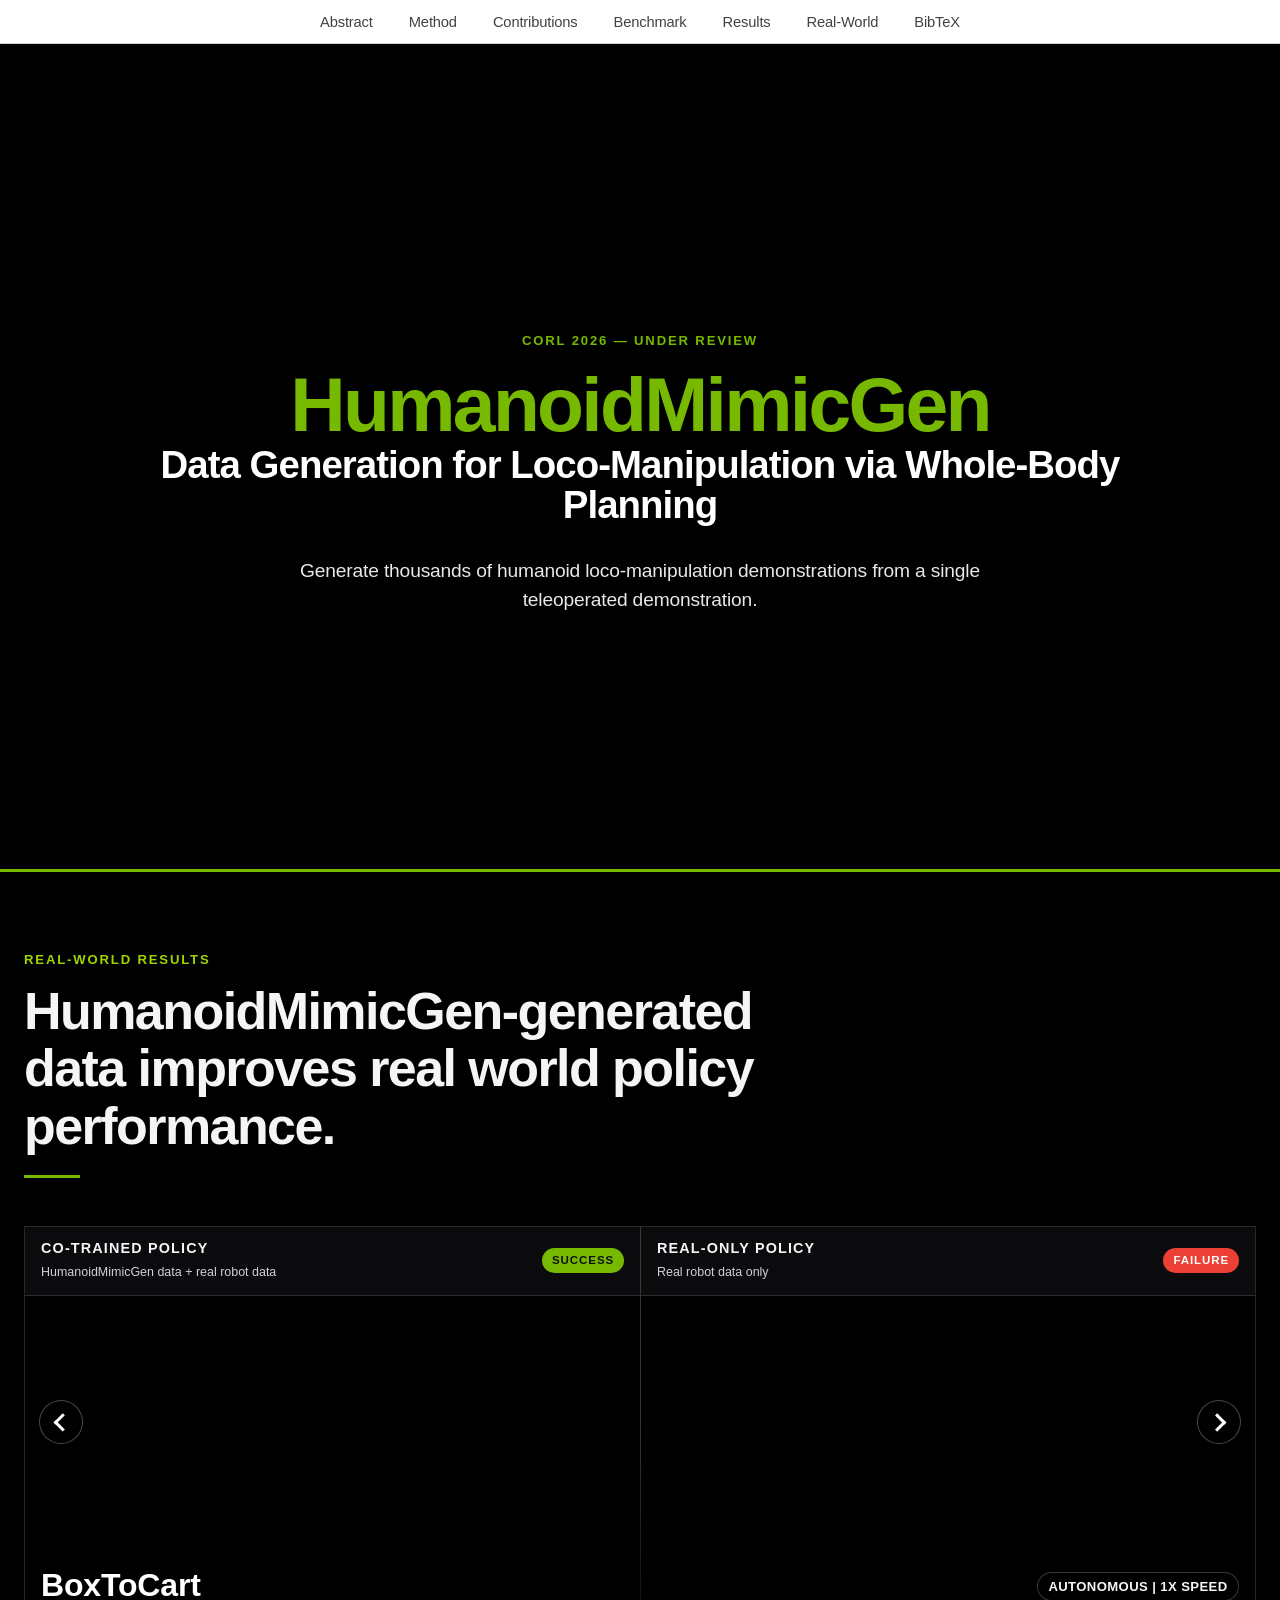
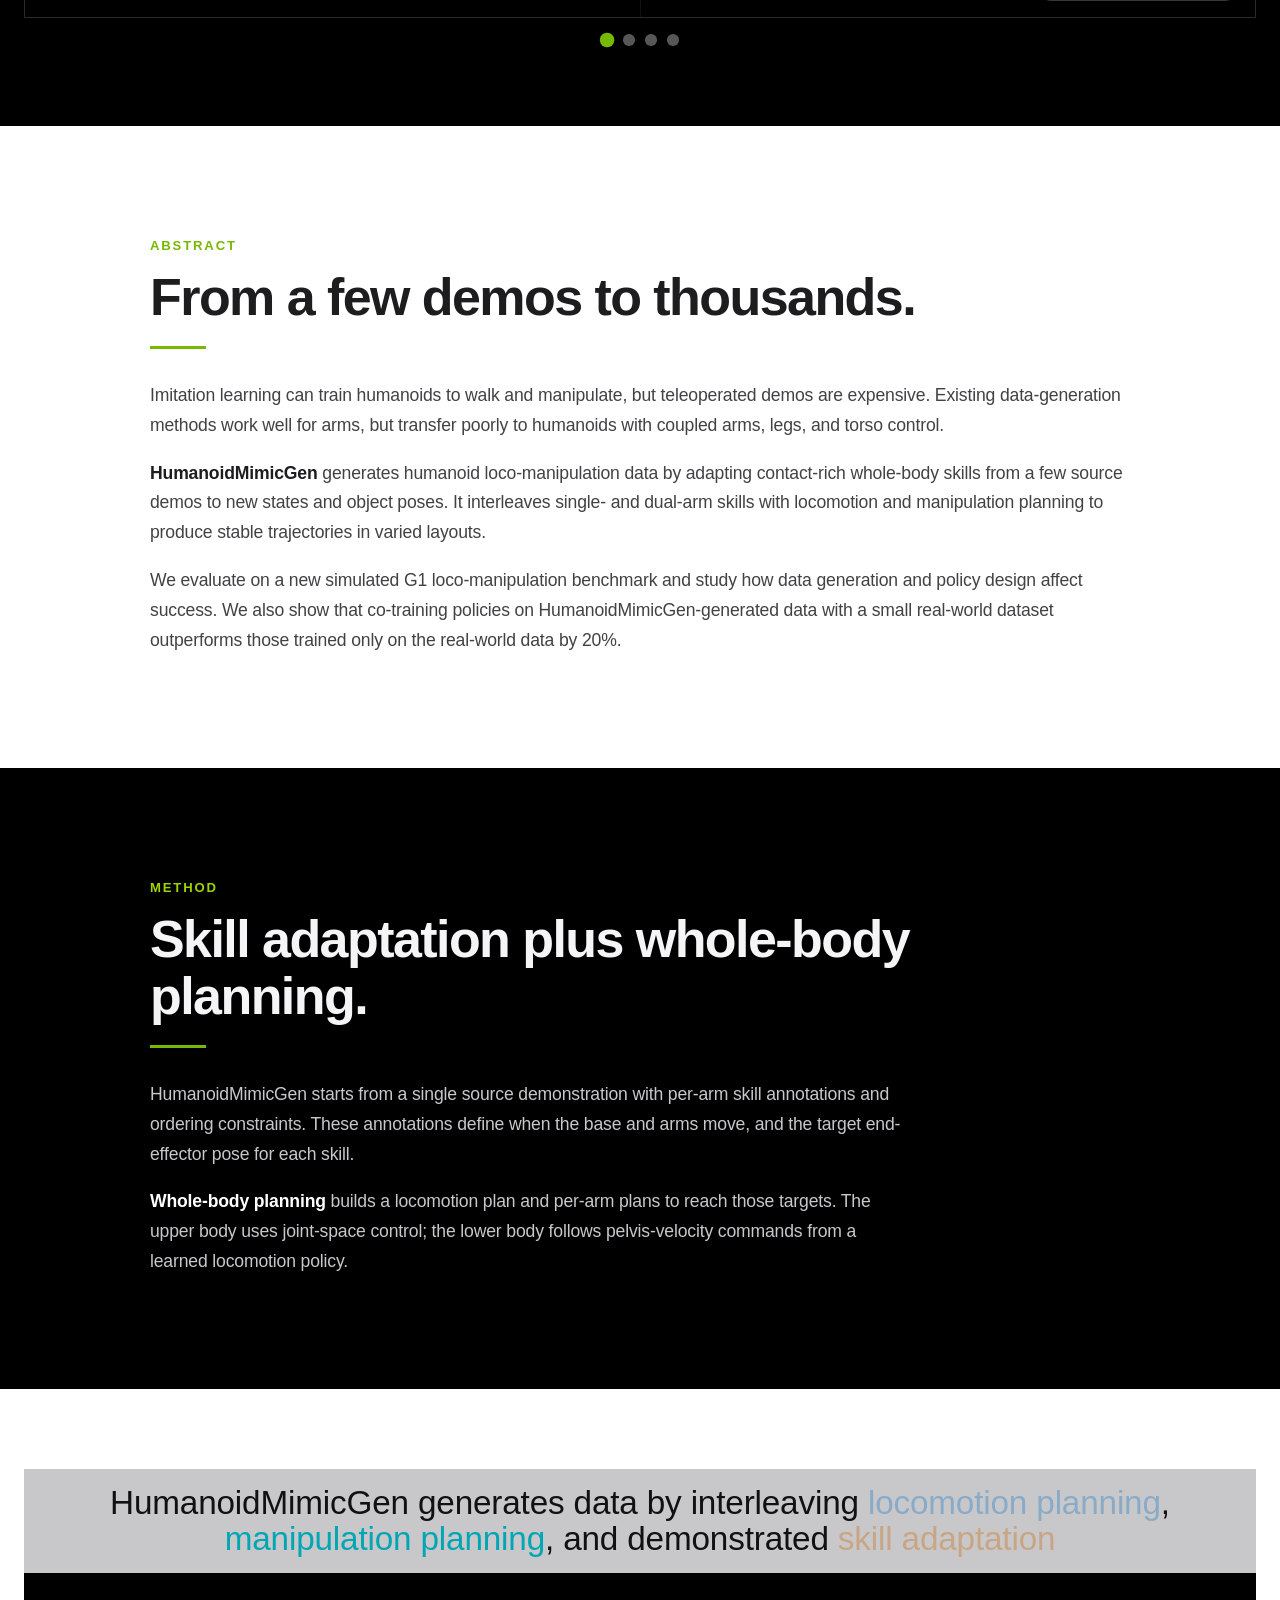
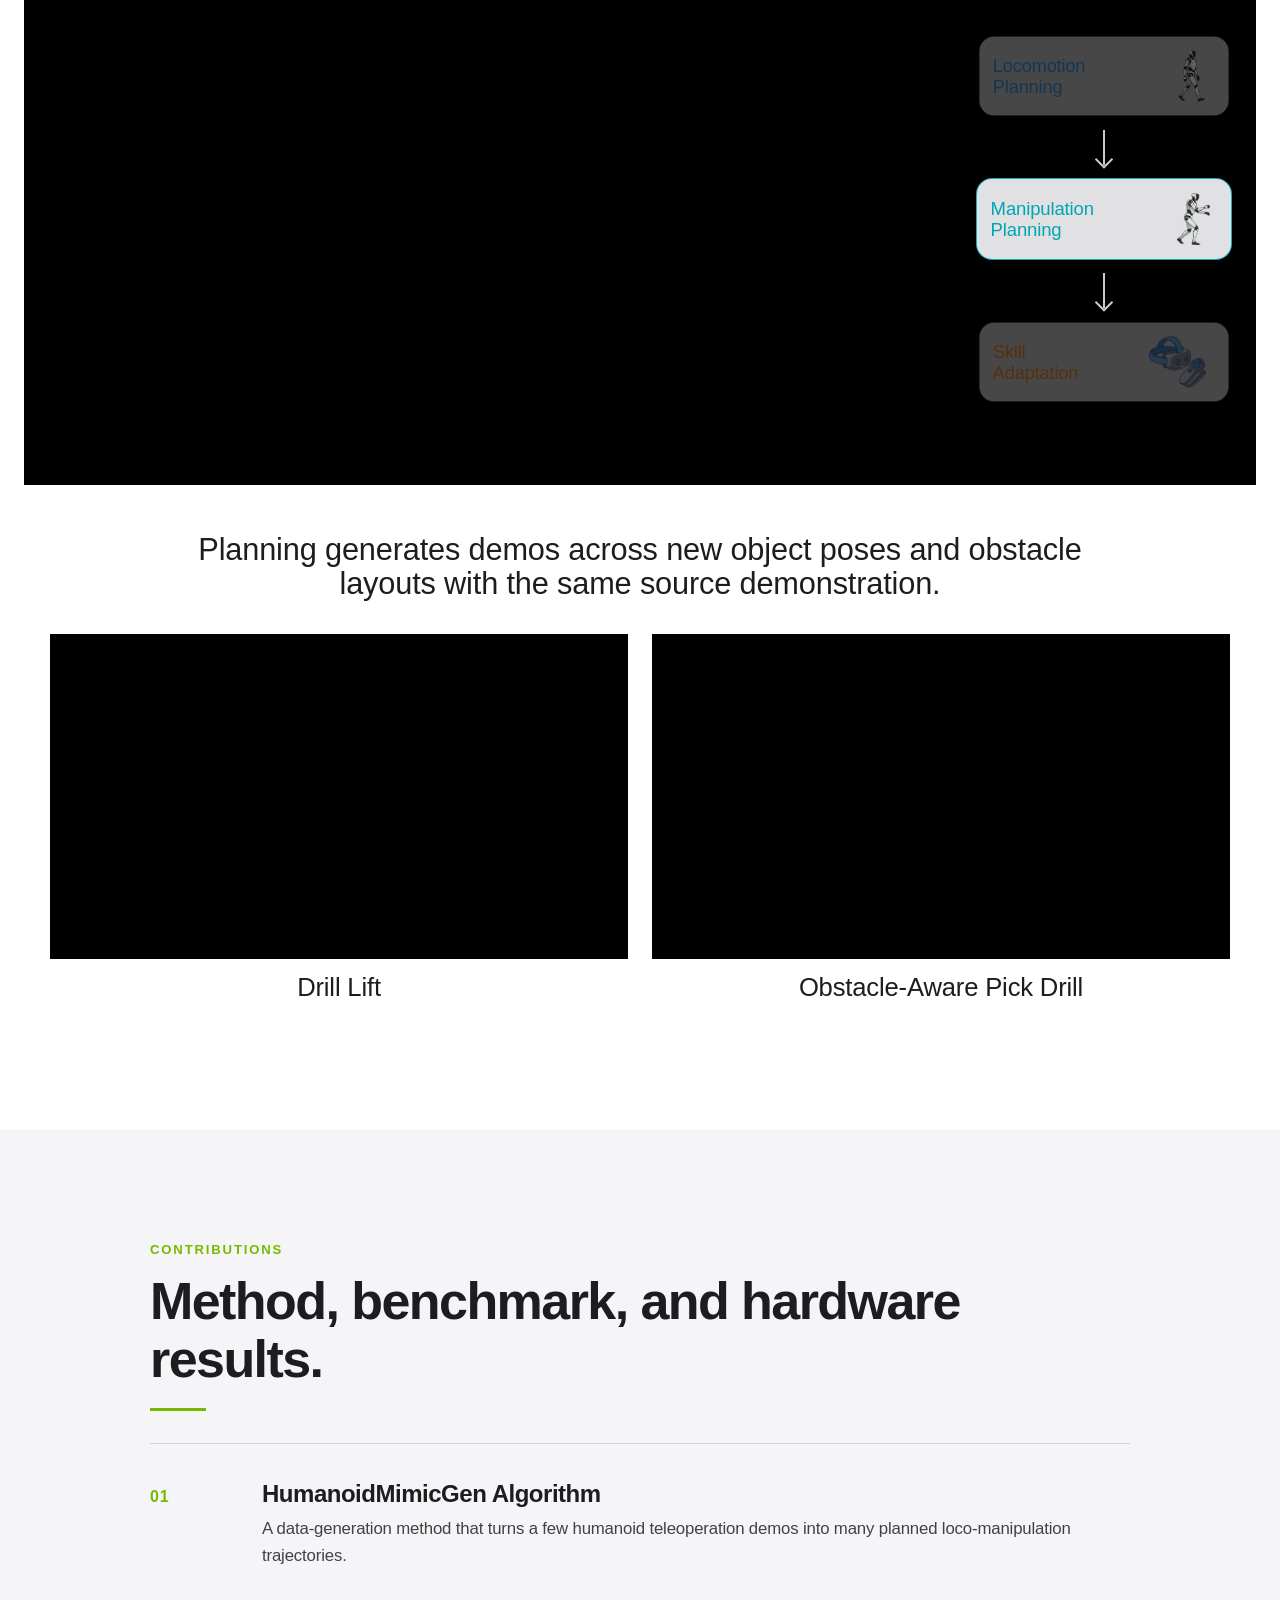
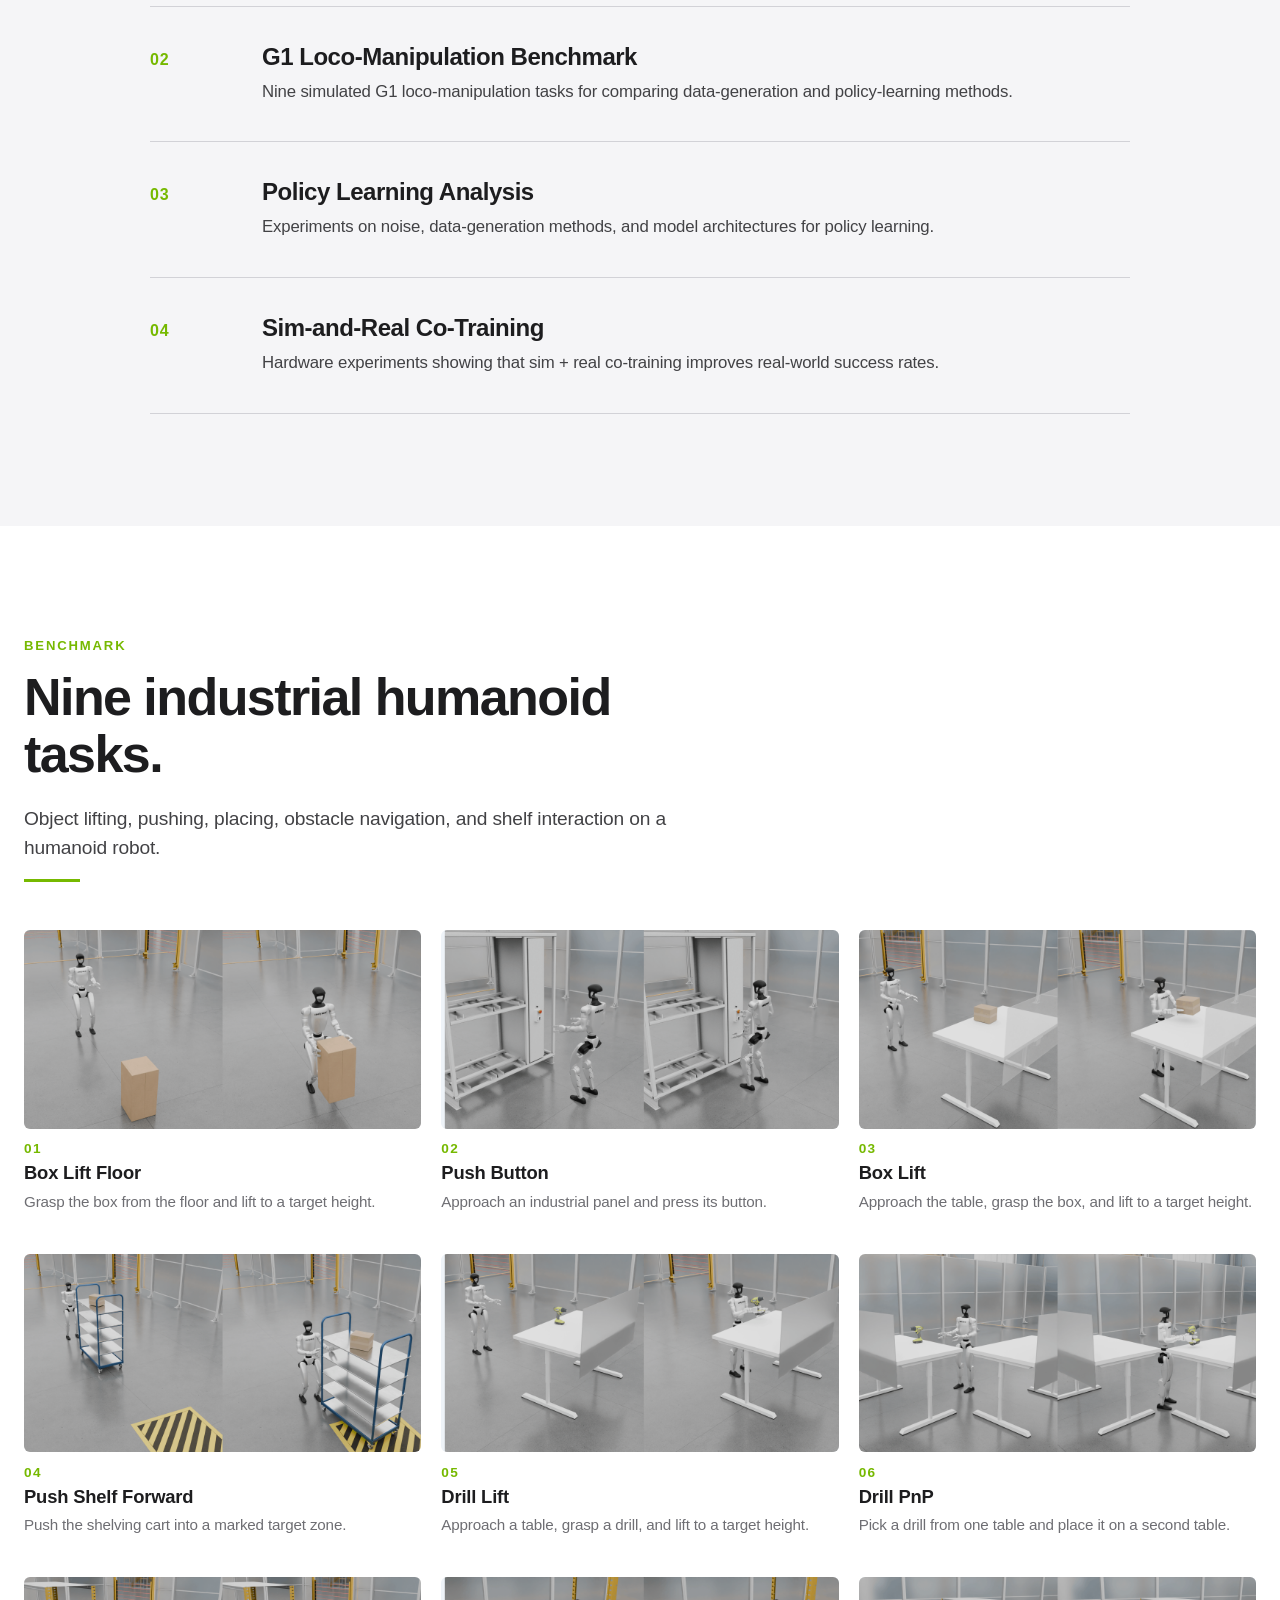
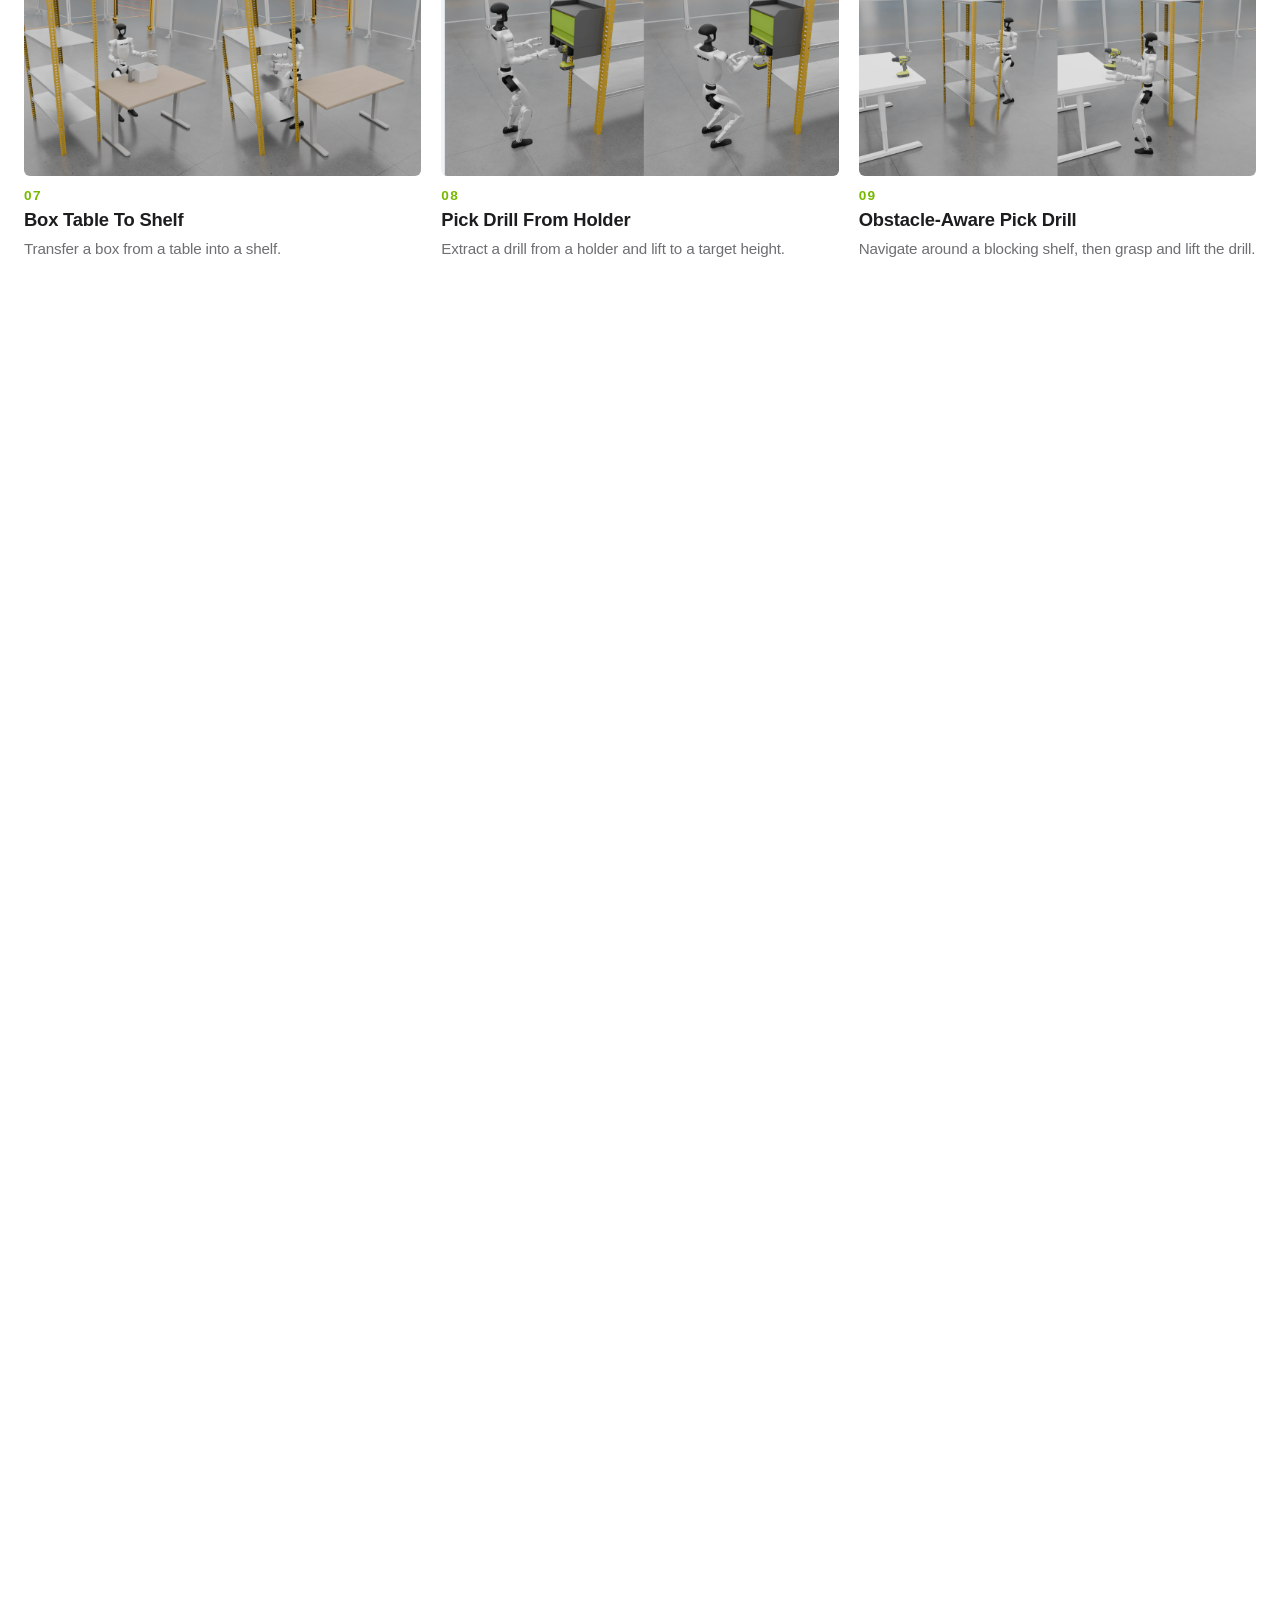
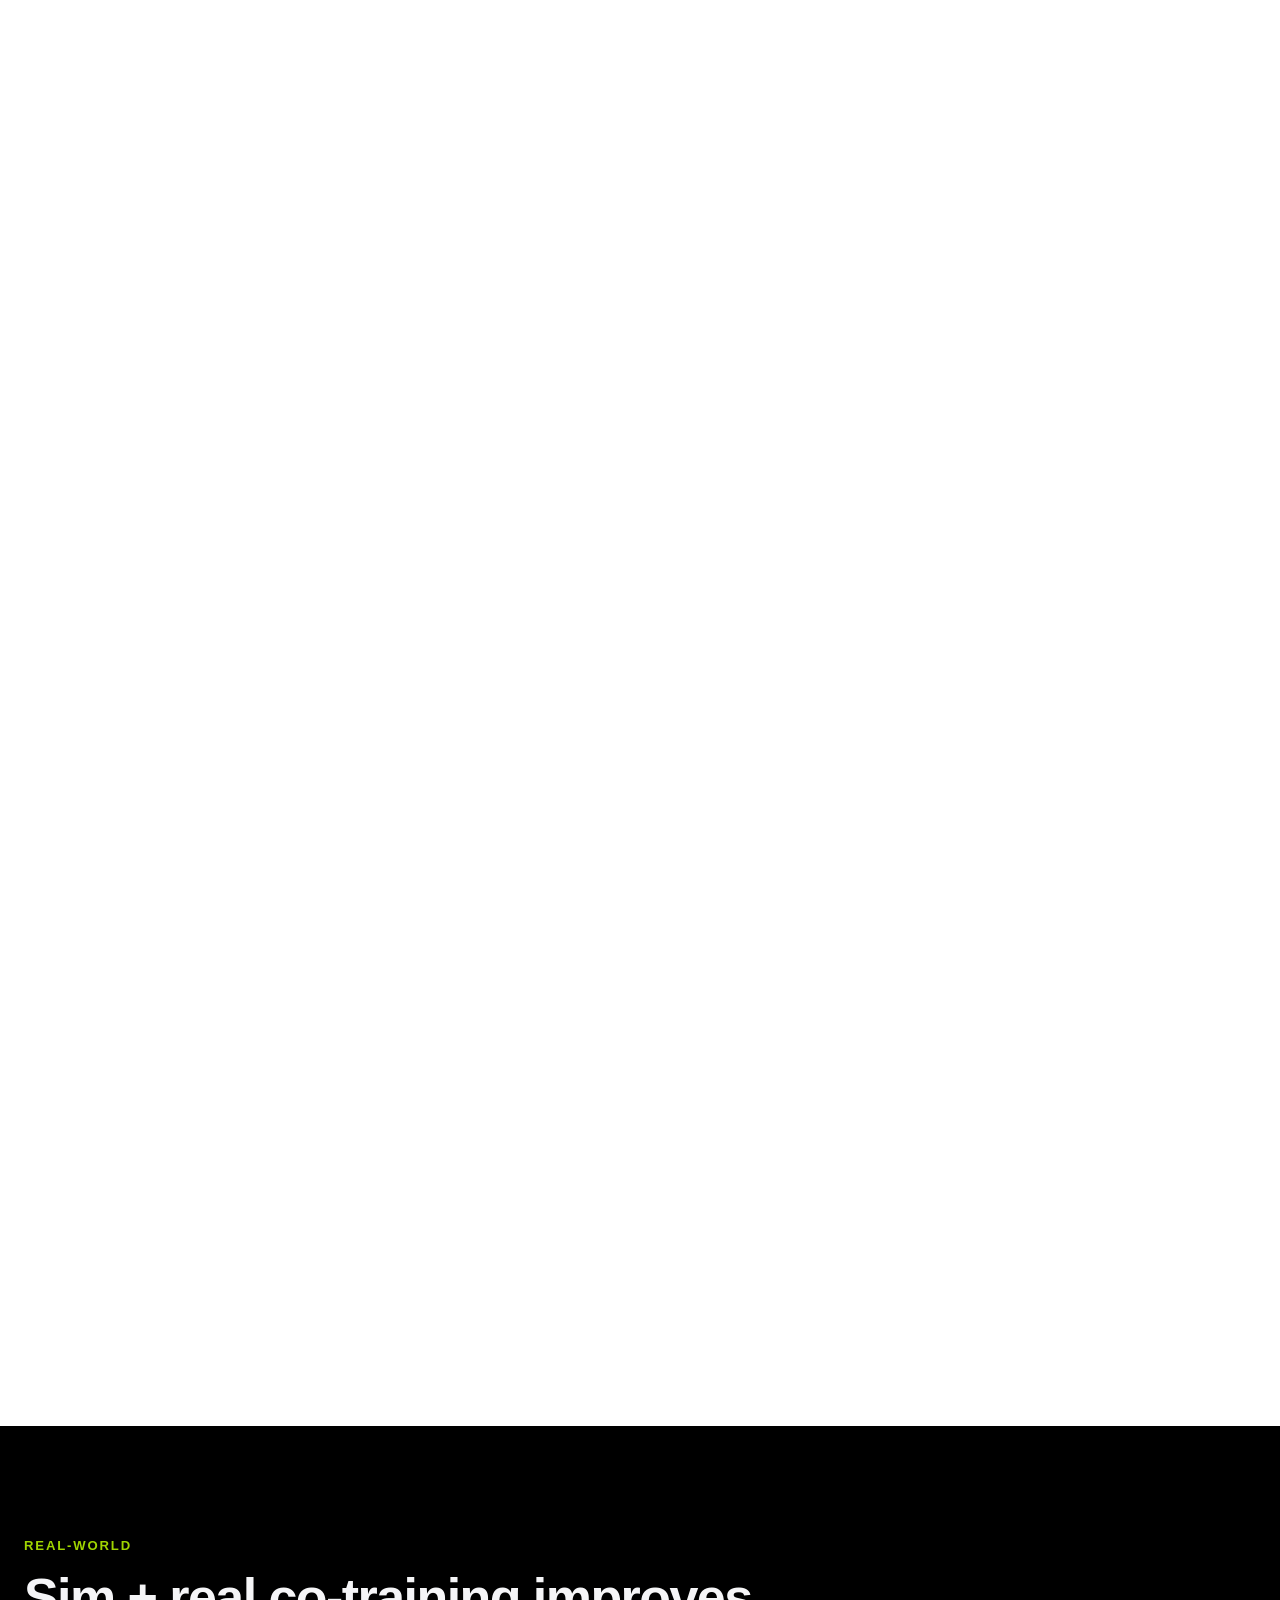
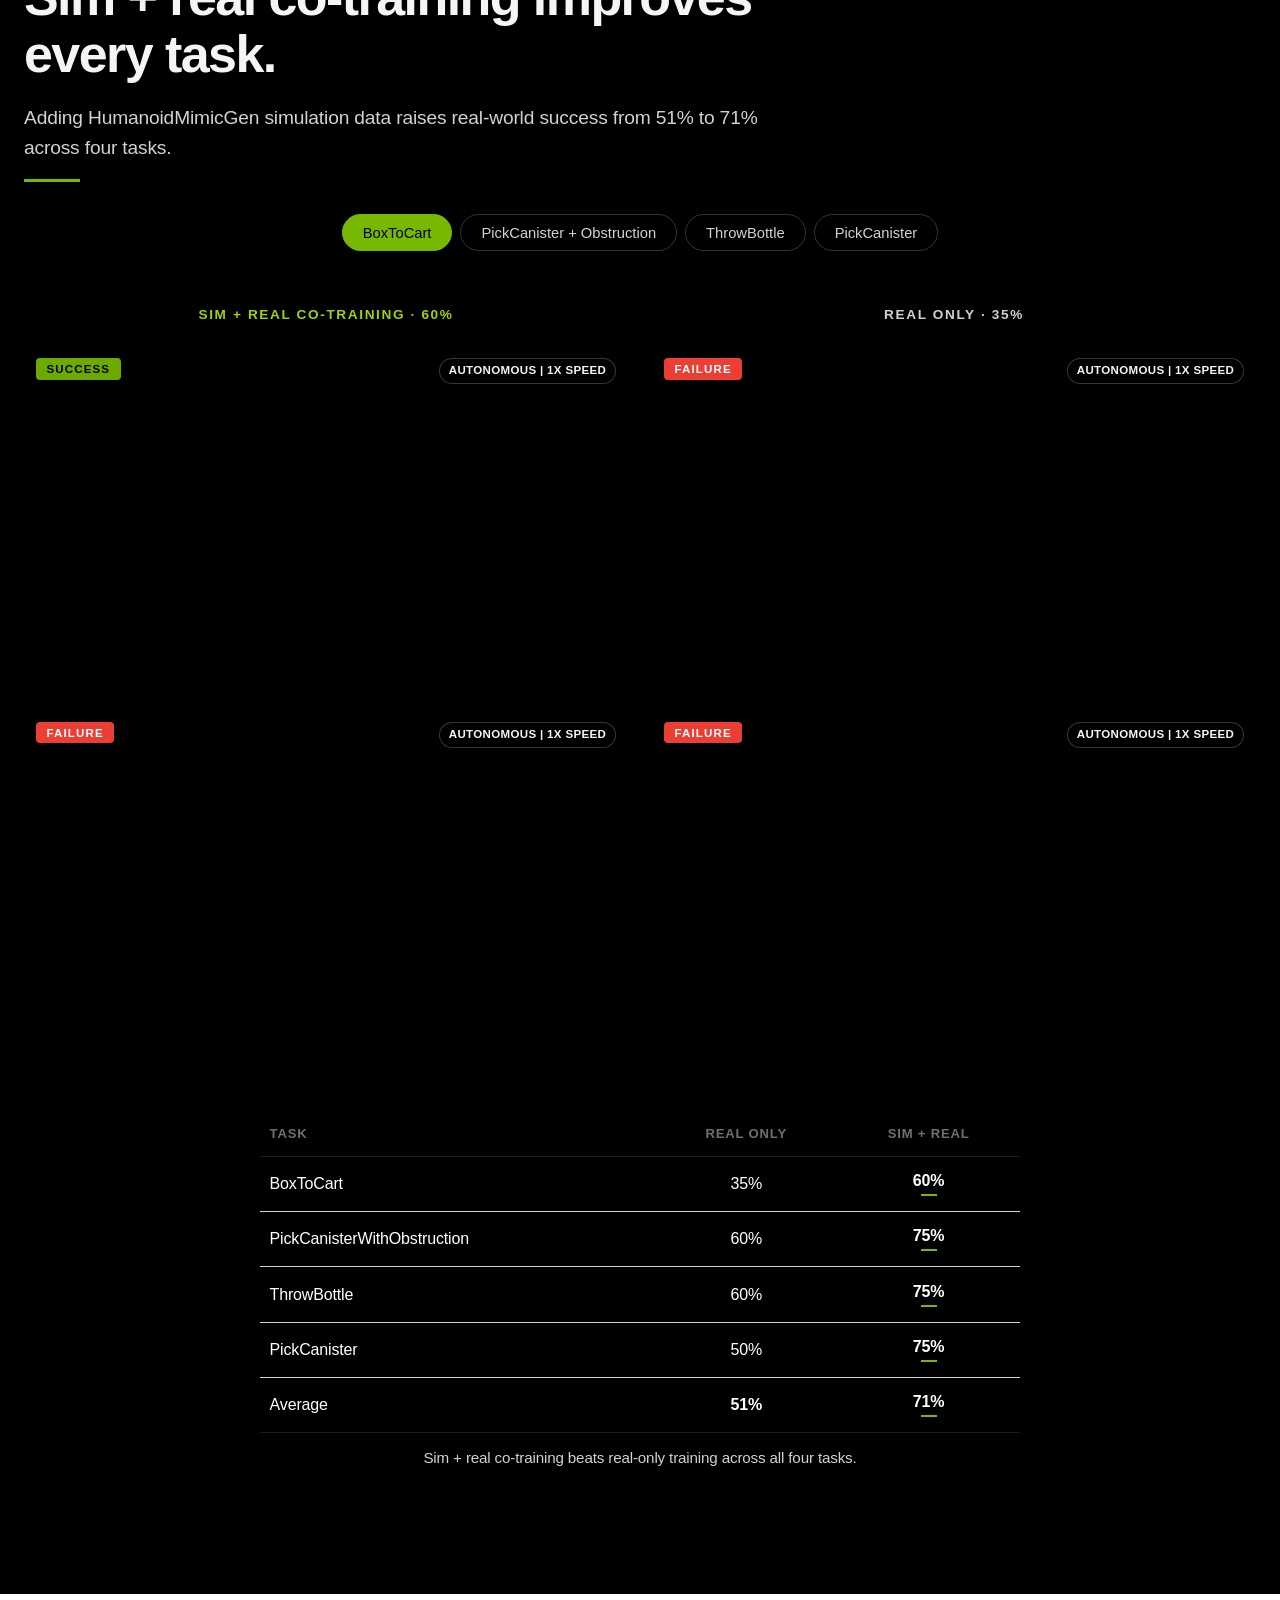
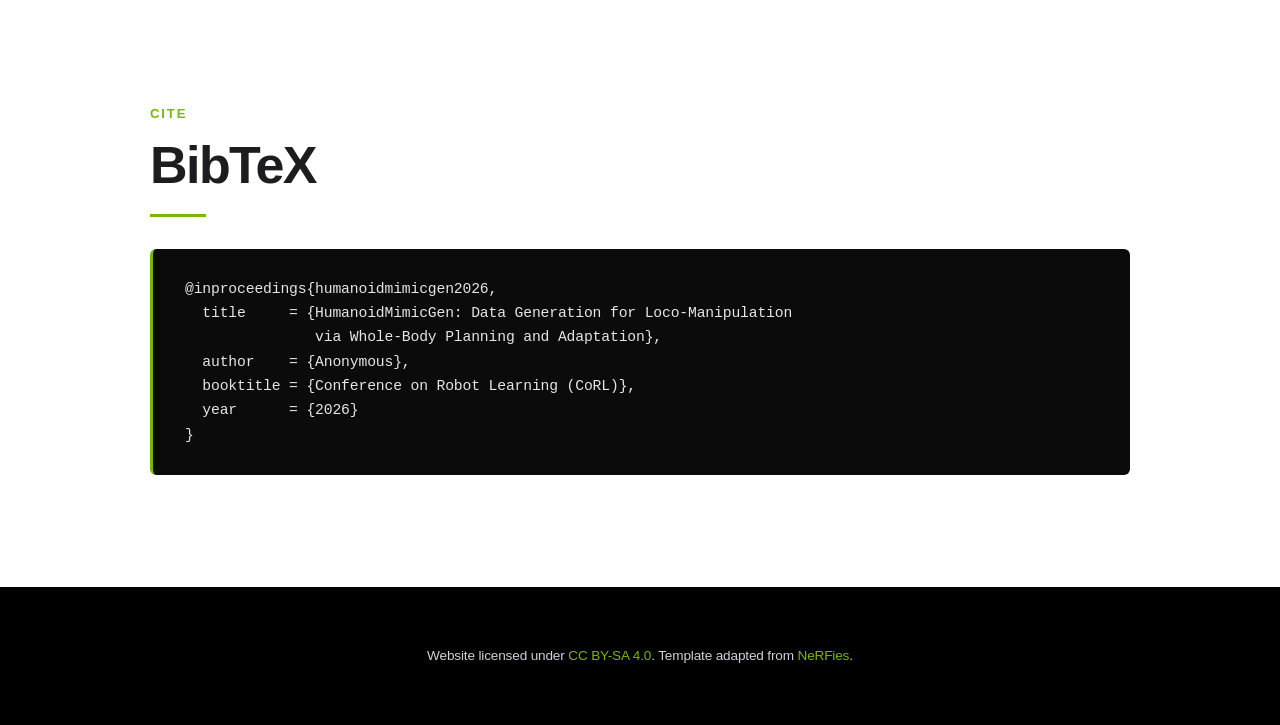
<file: arxiv.html>
<!DOCTYPE html>
<html lang="en">
<head>
  <meta charset="utf-8">
  <meta name="description"
        content="HumanoidMimicGen: Data Generation for Loco-Manipulation via Whole-Body Planning.">
  <meta name="keywords" content="Imitation Learning, Loco-Manipulation, Humanoid Robots, Automated Data Generation, Whole-Body Control.">
  <meta name="viewport" content="width=device-width, initial-scale=1">
  <title>HumanoidMimicGen — Data Generation for Loco-Manipulation via Whole-Body Planning</title>

  <link rel="stylesheet" href="./static/css/index.css">
</head>
<body>


<!-- ==================== STICKY NAV ==================== -->
<nav class="nv-nav">
  <div class="inner">
    <a href="#abstract">Abstract</a>
    <a href="#method">Method</a>
    <a href="#contributions">Contributions</a>
    <a href="#benchmark">Benchmark</a>
    <a href="#results">Results</a>
    <a href="#real-world">Real-World</a>
    <a href="#bibtex">BibTeX</a>
  </div>
</nav>


<!-- ==================== HERO with background video ==================== -->
<section class="nv-hero">
  <video class="hero-bg" playsinline autoplay loop muted preload="auto" src="./resources/teaser.mp4"></video>
  <div class="hero-overlay"></div>
  <div class="nv-container">
    <p class="eyebrow">CoRL 2026 — Under Review</p>
    <h1 class="display-1">
      <span class="accent">HumanoidMimicGen</span><br>
      <span class="hero-title-detail">Data Generation for Loco-Manipulation via Whole-Body Planning</span>
    </h1>
    <p class="lede" style="max-width: 720px; margin: 0 auto;">
      Generate thousands of humanoid loco-manipulation demonstrations from a single teleoperated demonstration.
    </p>
  </div>
</section>


<!-- ==================== REAL-WORLD SUCCESS REEL ==================== -->
<section class="nv-section dark compact">
  <div class="nv-container wide">
    <div style="max-width: 760px;">
      <p class="eyebrow">Real-World Results</p>
      <h2 class="display-2">HumanoidMimicGen-generated data improves real world policy performance.</h2>
      <hr class="nv-rule">
    </div>

    <div class="real-carousel" role="region" aria-roledescription="carousel" aria-label="Real-world HumanoidMimicGen versus real-only rollouts">
      <div class="real-carousel-viewport">
        <div class="real-carousel-track">
          <figure class="real-carousel-slide active" aria-hidden="false">
            <div class="real-carousel-pair">
              <div class="real-carousel-cell">
                <div class="real-carousel-cell-heading success"><strong>Co-trained policy</strong><small>HumanoidMimicGen data + real robot data</small><em>Success</em></div>
                <video playsinline autoplay muted preload="metadata" src="./resources/real-world/boxtocart-cotrain-success.mp4"></video>
              </div>
              <div class="real-carousel-cell">
                <div class="real-carousel-cell-heading fail"><strong>Real-only policy</strong><small>Real robot data only</small><em>Failure</em></div>
                <video playsinline loop muted preload="metadata" src="./resources/real-world/boxtocart-realonly-fail2.mp4"></video>
              </div>
            </div>
            <div class="real-carousel-meta">Autonomous | 1x speed</div>
            <figcaption><span>BoxToCart</span></figcaption>
          </figure>
          <figure class="real-carousel-slide" aria-hidden="true">
            <div class="real-carousel-pair">
              <div class="real-carousel-cell">
                <div class="real-carousel-cell-heading success"><strong>Co-trained policy</strong><small>HumanoidMimicGen data + real robot data</small><em>Success</em></div>
                <video playsinline muted preload="metadata" src="./resources/real-world/pickcanisterobs-cotrain-success.mp4"></video>
              </div>
              <div class="real-carousel-cell">
                <div class="real-carousel-cell-heading fail"><strong>Real-only policy</strong><small>Real robot data only</small><em>Failure</em></div>
                <video playsinline loop muted preload="metadata" src="./resources/real-world/pickcanisterobs-realonly-fail.mp4"></video>
              </div>
            </div>
            <div class="real-carousel-meta">Autonomous | 1x speed</div>
            <figcaption><span>PickCanister + Obstruction</span></figcaption>
          </figure>
          <figure class="real-carousel-slide" aria-hidden="true">
            <div class="real-carousel-pair">
              <div class="real-carousel-cell">
                <div class="real-carousel-cell-heading success"><strong>Co-trained policy</strong><small>HumanoidMimicGen data + real robot data</small><em>Success</em></div>
                <video playsinline muted preload="metadata" src="./resources/real-world/throwbottle-cotrain-success.mp4"></video>
              </div>
              <div class="real-carousel-cell">
                <div class="real-carousel-cell-heading fail"><strong>Real-only policy</strong><small>Real robot data only</small><em>Failure</em></div>
                <video playsinline loop muted preload="metadata" src="./resources/real-world/throwbottle-realonly-fail.mp4"></video>
              </div>
            </div>
            <div class="real-carousel-meta">Autonomous | 1x speed</div>
            <figcaption><span>ThrowBottle</span></figcaption>
          </figure>
          <figure class="real-carousel-slide" aria-hidden="true">
            <div class="real-carousel-pair">
              <div class="real-carousel-cell">
                <div class="real-carousel-cell-heading success"><strong>Co-trained policy</strong><small>HumanoidMimicGen data + real robot data</small><em>Success</em></div>
                <video playsinline muted preload="metadata" src="./resources/real-world/pickcanister-cotrain-success.mp4"></video>
              </div>
              <div class="real-carousel-cell">
                <div class="real-carousel-cell-heading fail"><strong>Real-only policy</strong><small>Real robot data only</small><em>Failure</em></div>
                <video playsinline loop muted preload="metadata" src="./resources/real-world/pickcanister-realonly-fail.mp4"></video>
              </div>
            </div>
            <div class="real-carousel-meta">Autonomous | 1x speed</div>
            <figcaption><span>PickCanister</span></figcaption>
          </figure>
        </div>
        <button class="real-carousel-arrow prev" type="button" aria-label="Previous real-world rollout"></button>
        <button class="real-carousel-arrow next" type="button" aria-label="Next real-world rollout"></button>
      </div>
      <div class="real-carousel-dots" role="tablist" aria-label="Choose real-world rollout">
        <button class="active" type="button" role="tab" aria-selected="true" aria-label="Show BoxToCart rollout" data-index="0"></button>
        <button type="button" role="tab" aria-selected="false" aria-label="Show PickCanister with obstruction rollout" data-index="1"></button>
        <button type="button" role="tab" aria-selected="false" aria-label="Show ThrowBottle rollout" data-index="2"></button>
        <button type="button" role="tab" aria-selected="false" aria-label="Show PickCanister rollout" data-index="3"></button>
      </div>
    </div>
  </div>
</section>


<!-- ==================== ABSTRACT ==================== -->
<section class="nv-section" id="abstract">
  <div class="nv-container">
    <p class="eyebrow">Abstract</p>
    <h2 class="display-2">From a few demos to thousands.</h2>
    <hr class="nv-rule">
    <div class="body-text">
      <p>
        Imitation learning can train humanoids to walk and manipulate, but teleoperated demos are expensive. Existing data-generation methods work well for arms, but transfer poorly to humanoids with coupled arms, legs, and torso control.
      </p>
      <p>
        <strong>HumanoidMimicGen</strong> generates humanoid loco-manipulation data by adapting contact-rich whole-body skills from a few source demos to new states and object poses. It interleaves single- and dual-arm skills with locomotion and manipulation planning to produce stable trajectories in varied layouts.
      </p>
      <p>
        We evaluate on a new simulated G1 loco-manipulation benchmark and study how data generation and policy design affect success. We also show that co-training policies on HumanoidMimicGen-generated data with a small real-world dataset outperforms those trained only on the real-world data by 20%.
      </p>
    </div>
  </div>
</section>


<!-- ==================== METHOD ==================== -->
<section class="nv-section dark" id="method">
  <div class="nv-container">
    <p class="eyebrow">Method</p>
    <h2 class="display-2">Skill adaptation plus whole-body planning.</h2>
    <hr class="nv-rule">
    <div class="body-text" style="max-width: 760px;">
      <p>
        HumanoidMimicGen starts from a single source demonstration with per-arm skill annotations and ordering constraints. These annotations define when the base and arms move, and the target end-effector pose for each skill.
      </p>
      <p>
        <strong>Whole-body planning</strong> builds a locomotion plan and per-arm plans to reach those targets. The upper body uses joint-space control; the lower body follows pelvis-velocity commands from a learned locomotion policy.
      </p>
    </div>
  </div>
</section>

<section class="nv-section compact">
  <div class="nv-container wide">
    <div class="media-block method-video-block" style="margin-top: 0;" data-method-phase="manipulation">
      <video class="method-video" playsinline autoplay loop muted src="./resources/method.mp4"></video>
      <div class="method-overlay" aria-hidden="true">
        <h3 class="method-overlay-title">
          HumanoidMimicGen generates data by interleaving
          <span class="term locomotion">locomotion planning</span>,
          <span class="term manipulation">manipulation planning</span>, and demonstrated
          <span class="term skill">skill adaptation</span>
        </h3>
        <div class="method-flow">
          <div class="method-step locomotion">
            <span>Locomotion<br>Planning</span>
            <img src="./resources/method-icons/locomotion.png" alt="">
          </div>
          <div class="method-flow-arrow" aria-hidden="true"></div>
          <div class="method-step manipulation">
            <span>Manipulation<br>Planning</span>
            <img src="./resources/method-icons/manipulation.png" alt="">
          </div>
          <div class="method-flow-arrow" aria-hidden="true"></div>
          <div class="method-step skill">
            <span>Skill<br>Adaptation</span>
            <img src="./resources/method-icons/skill.png" alt="">
          </div>
        </div>
      </div>
    </div>
    <div class="media-block planning-demo-block">
      <div class="planning-demo-copy">
        <h3>Planning generates demos across new object poses and obstacle layouts with the same source demonstration.</h3>
      </div>
      <div class="planning-demo-grid" aria-label="Generated demonstration rollouts">
        <figure class="planning-demo-card">
          <video playsinline autoplay loop muted preload="metadata" src="./resources/generated-rollouts/drill-lift.mp4"></video>
          <figcaption>Drill Lift</figcaption>
        </figure>
        <figure class="planning-demo-card">
          <video playsinline autoplay loop muted preload="metadata" src="./resources/generated-rollouts/drill-lift-obstacle.mp4"></video>
          <figcaption>Obstacle-Aware Pick Drill</figcaption>
        </figure>
      </div>
    </div>
  </div>
</section>


<!-- ==================== CONTRIBUTIONS ==================== -->
<section class="nv-section alt" id="contributions">
  <div class="nv-container">
    <p class="eyebrow">Contributions</p>
    <h2 class="display-2">Method, benchmark, and hardware results.</h2>
    <hr class="nv-rule">

    <div class="nv-list">
      <div class="row">
        <div class="num">01</div>
        <div>
          <h4>HumanoidMimicGen Algorithm</h4>
          <p>A data-generation method that turns a few humanoid teleoperation demos into many planned loco-manipulation trajectories.</p>
        </div>
      </div>
      <div class="row">
        <div class="num">02</div>
        <div>
          <h4>G1 Loco-Manipulation Benchmark</h4>
          <p>Nine simulated G1 loco-manipulation tasks for comparing data-generation and policy-learning methods.</p>
        </div>
      </div>
      <div class="row">
        <div class="num">03</div>
        <div>
          <h4>Policy Learning Analysis</h4>
          <p>Experiments on noise, data-generation methods, and model architectures for policy learning.</p>
        </div>
      </div>
      <div class="row">
        <div class="num">04</div>
        <div>
          <h4>Sim-and-Real Co-Training</h4>
          <p>Hardware experiments showing that sim + real co-training improves real-world success rates.</p>
        </div>
      </div>
    </div>
  </div>
</section>


<!-- ==================== BENCHMARK ==================== -->
<section class="nv-section" id="benchmark">
  <div class="nv-container wide">
    <div style="max-width: 720px;">
      <p class="eyebrow">Benchmark</p>
      <h2 class="display-2">Nine industrial humanoid tasks.</h2>
      <p class="lede">Object lifting, pushing, placing, obstacle navigation, and shelf interaction on a humanoid robot.</p>
      <hr class="nv-rule">
    </div>

    <div class="benchmark-task-grid" aria-label="G1 loco-manipulation benchmark task images">
      <figure class="benchmark-task-figure">
        <img src="./resources/benchmark-tasks/box-lift-floor.png" alt="Box Lift Floor task snapshots">
        <figcaption>
          <span class="benchmark-task-num">01</span>
          <span class="benchmark-task-title">Box Lift Floor</span>
          <span class="benchmark-task-desc">Grasp the box from the floor and lift to a target height.</span>
        </figcaption>
      </figure>
      <figure class="benchmark-task-figure">
        <img src="./resources/benchmark-tasks/push-button.png" alt="Push Button task snapshots">
        <figcaption>
          <span class="benchmark-task-num">02</span>
          <span class="benchmark-task-title">Push Button</span>
          <span class="benchmark-task-desc">Approach an industrial panel and press its button.</span>
        </figcaption>
      </figure>
      <figure class="benchmark-task-figure">
        <img src="./resources/benchmark-tasks/box-lift.png" alt="Box Lift task snapshots">
        <figcaption>
          <span class="benchmark-task-num">03</span>
          <span class="benchmark-task-title">Box Lift</span>
          <span class="benchmark-task-desc">Approach the table, grasp the box, and lift to a target height.</span>
        </figcaption>
      </figure>
      <figure class="benchmark-task-figure">
        <img src="./resources/benchmark-tasks/push-shelf-forward.png" alt="Push Shelf Forward task snapshots">
        <figcaption>
          <span class="benchmark-task-num">04</span>
          <span class="benchmark-task-title">Push Shelf Forward</span>
          <span class="benchmark-task-desc">Push the shelving cart into a marked target zone.</span>
        </figcaption>
      </figure>
      <figure class="benchmark-task-figure">
        <img src="./resources/benchmark-tasks/drill-lift.png" alt="Drill Lift task snapshots">
        <figcaption>
          <span class="benchmark-task-num">05</span>
          <span class="benchmark-task-title">Drill Lift</span>
          <span class="benchmark-task-desc">Approach a table, grasp a drill, and lift to a target height.</span>
        </figcaption>
      </figure>
      <figure class="benchmark-task-figure">
        <img src="./resources/benchmark-tasks/drill-pnp.png" alt="Drill PnP task snapshots">
        <figcaption>
          <span class="benchmark-task-num">06</span>
          <span class="benchmark-task-title">Drill PnP</span>
          <span class="benchmark-task-desc">Pick a drill from one table and place it on a second table.</span>
        </figcaption>
      </figure>
      <figure class="benchmark-task-figure">
        <img src="./resources/benchmark-tasks/box-table-to-shelf.png" alt="Box Table To Shelf task snapshots">
        <figcaption>
          <span class="benchmark-task-num">07</span>
          <span class="benchmark-task-title">Box Table To Shelf</span>
          <span class="benchmark-task-desc">Transfer a box from a table into a shelf.</span>
        </figcaption>
      </figure>
      <figure class="benchmark-task-figure">
        <img src="./resources/benchmark-tasks/pick-drill-from-holder.png" alt="Pick Drill From Holder task snapshots">
        <figcaption>
          <span class="benchmark-task-num">08</span>
          <span class="benchmark-task-title">Pick Drill From Holder</span>
          <span class="benchmark-task-desc">Extract a drill from a holder and lift to a target height.</span>
        </figcaption>
      </figure>
      <figure class="benchmark-task-figure">
        <img src="./resources/benchmark-tasks/drill-lift-obstacle.png" alt="Obstacle-Aware Pick Drill task snapshots">
        <figcaption>
          <span class="benchmark-task-num">09</span>
          <span class="benchmark-task-title">Obstacle-Aware Pick Drill</span>
          <span class="benchmark-task-desc">Navigate around a blocking shelf, then grasp and lift the drill.</span>
        </figcaption>
      </figure>
    </div>
  </div>
</section>


<!-- ==================== SIM RESULTS ==================== -->
<section class="nv-section alt" id="results">
  <div class="nv-container wide">
    <div style="max-width: 720px;">
      <p class="eyebrow">Simulation Results</p>
      <h2 class="display-2">89% average success.</h2>
      <p class="lede">HumanoidMimicGen reaches the best average success across all nine tasks.</p>
      <hr class="nv-rule">
    </div>

    <table class="nv-table">
      <thead>
        <tr>
          <th>Task</th>
          <th>1 Human Demo</th>
          <th>100 Human Demos</th>
          <th>DexMimicGen+ (1k Generated)</th>
          <th>Ours (1k Generated)</th>
        </tr>
      </thead>
      <tbody>
        <tr><td>Box Lift Floor</td><td>14%</td><td>83%</td><td>87%</td><td class="best">97%</td></tr>
        <tr><td>Push Button</td><td>18%</td><td>82%</td><td>26%</td><td class="best">92%</td></tr>
        <tr><td>Box Lift</td><td>95%</td><td>95%</td><td>68%</td><td class="best">100%</td></tr>
        <tr><td>Push Shelf Forward</td><td>70%</td><td>90%</td><td>35%</td><td class="best">100%</td></tr>
        <tr><td>Drill Lift</td><td>20%</td><td>30%</td><td>13%</td><td class="best">100%</td></tr>
        <tr><td>Drill PnP</td><td>8%</td><td>20%</td><td>13%</td><td class="best">70%</td></tr>
        <tr><td>Box Table To Shelf</td><td>4%</td><td>28%</td><td>17%</td><td class="best">53%</td></tr>
        <tr><td>Pick Drill From Holder</td><td>0%</td><td>7%</td><td>36%</td><td class="best">100%</td></tr>
        <tr><td>Obstacle-Aware Pick Drill</td><td>4%</td><td>0%</td><td>0%</td><td class="best">87%</td></tr>
        <tr class="summary"><td>Average</td><td>26%</td><td>48%</td><td>33%</td><td class="best">89%</td></tr>
      </tbody>
    </table>
    <p class="media-caption">Success rates for VLAs finetuned on 1 human demo, 100 human demos, 1,000 demos generated by DexMimicGen+, and 1,000 demos generated by our method, HumanoidMimicGen. For each task, both DexMimicGen+ and HumanoidMimicGen use the same single source demonstration to generate the 1,000 synthetic demonstrations.</p>

    <div class="media-block">
      <h3 class="rollout-heading">Policy rollouts</h3>
      <div class="rollout-grid" data-playback-rate="2" aria-label="Policy rollouts on G1 humanoid benchmark tasks">
        <figure class="rollout-card">
          <video playsinline autoplay loop muted preload="metadata" src="./Rendering/Rollouts/LMBoxLiftFloor.mp4"></video>
          <figcaption><span class="rollout-title">Box Lift Floor</span><span class="rollout-rate">Success Rate: 97%</span></figcaption>
        </figure>
        <figure class="rollout-card">
          <video playsinline autoplay loop muted preload="metadata" src="./Rendering/Rollouts/LMPushButton.mp4"></video>
          <figcaption><span class="rollout-title">Push Button</span><span class="rollout-rate">Success Rate: 92%</span></figcaption>
        </figure>
        <figure class="rollout-card">
          <video playsinline autoplay loop muted preload="metadata" src="./Rendering/Rollouts/LMBoxLift.mp4"></video>
          <figcaption><span class="rollout-title">Box Lift</span><span class="rollout-rate">Success Rate: 100%</span></figcaption>
        </figure>
        <figure class="rollout-card">
          <video playsinline autoplay loop muted preload="metadata" src="./Rendering/Rollouts/LMPushShelfForward.mp4"></video>
          <figcaption><span class="rollout-title">Push Shelf Forward</span><span class="rollout-rate">Success Rate: 100%</span></figcaption>
        </figure>
        <figure class="rollout-card">
          <video playsinline autoplay loop muted preload="metadata" src="./Rendering/Rollouts/LMDrillLift.mp4"></video>
          <figcaption><span class="rollout-title">Drill Lift</span><span class="rollout-rate">Success Rate: 100%</span></figcaption>
        </figure>
        <figure class="rollout-card">
          <video playsinline autoplay loop muted preload="metadata" src="./Rendering/Rollouts/LMDrillPnP90_Take2.mp4"></video>
          <figcaption><span class="rollout-title">Drill PnP</span><span class="rollout-rate">Success Rate: 70%</span></figcaption>
        </figure>
        <figure class="rollout-card">
          <video playsinline autoplay loop muted preload="metadata" src="./Rendering/Rollouts/LMBoxTableToShelfIndustrial.mp4"></video>
          <figcaption><span class="rollout-title">Box Table To Shelf</span><span class="rollout-rate">Success Rate: 53%</span></figcaption>
        </figure>
        <figure class="rollout-card">
          <video playsinline autoplay loop muted preload="metadata" src="./Rendering/Rollouts/LMPickDrillFromHolder.mp4"></video>
          <figcaption><span class="rollout-title">Pick Drill From Holder</span><span class="rollout-rate">Success Rate: 100%</span></figcaption>
        </figure>
        <figure class="rollout-card">
          <video playsinline autoplay loop muted preload="metadata" src="./Rendering/Rollouts/LMDrillLiftObstacle.mp4"></video>
          <figcaption><span class="rollout-title">Obstacle-Aware Pick Drill</span><span class="rollout-rate">Success Rate: 87%</span></figcaption>
        </figure>
      </div>
    </div>

    <div class="media-block baseline-compare-block">
      <h3 class="rollout-heading">HumanoidMimicGen outperforms DexMimicGen+</h3>
      <div class="baseline-compare-grid" aria-label="DexMimicGen+ baseline versus HumanoidMimicGen">
        <figure class="baseline-compare-card">
          <figcaption>
            <a href="https://dexmimicgen.github.io/" target="_blank" rel="noopener">DexMimicGen+</a>
            <small>1 source demo → 1k generated</small>
            <small class="baseline-success">Data generation success: 0%</small>
          </figcaption>
          <div class="baseline-video-wrap">
            <video playsinline autoplay loop muted preload="metadata" src="./resources/baseline-comparison/dexmimicgen-failure.mp4"></video>
            <span>Data generation rollout | 2x speed</span>
          </div>
        </figure>
        <figure class="baseline-compare-card">
          <figcaption>
            <span>HumanoidMimicGen</span>
            <small>1 source demo → 1k generated</small>
            <small class="baseline-success">Data generation success: 79%</small>
          </figcaption>
          <div class="baseline-video-wrap">
            <video playsinline autoplay loop muted preload="metadata" src="./resources/baseline-comparison/humanoidmg-success.mp4"></video>
            <span>Data generation rollout | 2x speed</span>
          </div>
        </figure>
      </div>
      <p class="media-caption">Both DexMimicGen+ and HumanoidMimicGen start from the same single source demonstration and generate 1,000 successful demonstrations.</p>
    </div>

  </div>
</section>


<!-- ==================== REAL-WORLD ==================== -->
<section class="nv-section dark" id="real-world">
  <div class="nv-container wide">
    <div style="max-width: 760px;">
      <p class="eyebrow">Real-World</p>
      <h2 class="display-2">Sim + real co-training improves every task.</h2>
      <p class="lede">Adding HumanoidMimicGen simulation data raises real-world success from 51% to 71% across four tasks.</p>
      <hr class="nv-rule">
    </div>

    <div class="compare-tabs" role="tablist">
      <button class="active" data-task="boxtocart">BoxToCart</button>
      <button data-task="pickcanisterobs">PickCanister + Obstruction</button>
      <button data-task="throwbottle">ThrowBottle</button>
      <button data-task="pickcanister">PickCanister</button>
    </div>

    <!-- BoxToCart -->
    <div class="compare-panel active" data-task="boxtocart">
      <div class="compare-headers">
        <div class="h cotrain">Sim + Real Co-training · 60%</div>
        <div class="h">Real Only · 35%</div>
      </div>
      <div class="compare-grid">
        <div class="compare-cell"><span class="badge success">Success</span><video playsinline autoplay loop muted preload="metadata" src="./resources/real-world/boxtocart-cotrain-success.mp4"></video></div>
        <div class="compare-cell"><span class="badge fail">Failure</span><video playsinline autoplay loop muted preload="metadata" src="./resources/real-world/boxtocart-realonly-fail2.mp4"></video></div>
        <div class="compare-cell"><span class="badge fail">Failure</span><video playsinline autoplay loop muted preload="metadata" src="./resources/real-world/boxtocart-cotrain-fail.mp4"></video></div>
        <div class="compare-cell"><span class="badge fail">Failure</span><video playsinline autoplay loop muted preload="metadata" src="./resources/real-world/boxtocart-realonly-fail.mp4"></video></div>
      </div>
    </div>

    <!-- PickCanister + Obstruction -->
    <div class="compare-panel" data-task="pickcanisterobs">
      <div class="compare-headers">
        <div class="h cotrain">Sim + Real Co-training · 75%</div>
        <div class="h">Real Only · 60%</div>
      </div>
      <div class="compare-grid">
        <div class="compare-cell"><span class="badge success">Success</span><video playsinline loop muted preload="none" src="./resources/real-world/pickcanisterobs-cotrain-success.mp4"></video></div>
        <div class="compare-cell"><span class="badge success">Success</span><video playsinline loop muted preload="none" src="./resources/real-world/pickcanisterobs-realonly-success.mp4"></video></div>
        <div class="compare-cell"><span class="badge fail">Failure</span><video playsinline loop muted preload="none" src="./resources/real-world/pickcanisterobs-cotrain-fail.mp4"></video></div>
        <div class="compare-cell"><span class="badge fail">Failure</span><video playsinline loop muted preload="none" src="./resources/real-world/pickcanisterobs-realonly-fail.mp4"></video></div>
      </div>
    </div>

    <!-- ThrowBottle -->
    <div class="compare-panel" data-task="throwbottle">
      <div class="compare-headers">
        <div class="h cotrain">Sim + Real Co-training · 75%</div>
        <div class="h">Real Only · 60%</div>
      </div>
      <div class="compare-grid">
        <div class="compare-cell"><span class="badge success">Success</span><video playsinline loop muted preload="none" src="./resources/real-world/throwbottle-cotrain-success.mp4"></video></div>
        <div class="compare-cell"><span class="badge success">Success</span><video playsinline loop muted preload="none" src="./resources/real-world/throwbottle-realonly-success.mp4"></video></div>
        <div class="compare-cell"><span class="badge fail">Failure</span><video playsinline loop muted preload="none" src="./resources/real-world/throwbottle-cotrain-fail.mp4"></video></div>
        <div class="compare-cell"><span class="badge fail">Failure</span><video playsinline loop muted preload="none" src="./resources/real-world/throwbottle-realonly-fail.mp4"></video></div>
      </div>
    </div>

    <!-- PickCanister -->
    <div class="compare-panel" data-task="pickcanister">
      <div class="compare-headers">
        <div class="h cotrain">Sim + Real Co-training · 75%</div>
        <div class="h">Real Only · 50%</div>
      </div>
      <div class="compare-grid">
        <div class="compare-cell"><span class="badge success">Success</span><video playsinline loop muted preload="none" src="./resources/real-world/pickcanister-cotrain-success.mp4"></video></div>
        <div class="compare-cell"><span class="badge fail">Failure</span><video playsinline loop muted preload="none" src="./resources/real-world/pickcanister-realonly-fail2.mp4"></video></div>
        <div class="compare-cell"><span class="badge fail">Failure</span><video playsinline loop muted preload="none" src="./resources/real-world/pickcanister-cotrain-fail.mp4"></video></div>
        <div class="compare-cell"><span class="badge fail">Failure</span><video playsinline loop muted preload="none" src="./resources/real-world/pickcanister-realonly-fail.mp4"></video></div>
      </div>
    </div>

    <table class="nv-table" style="max-width: 760px; margin: 4rem auto 0;">
      <thead>
        <tr>
          <th>Task</th>
          <th>Real Only</th>
          <th>Sim + Real</th>
        </tr>
      </thead>
      <tbody>
        <tr><td>BoxToCart</td><td>35%</td><td class="best">60%</td></tr>
        <tr><td>PickCanisterWithObstruction</td><td>60%</td><td class="best">75%</td></tr>
        <tr><td>ThrowBottle</td><td>60%</td><td class="best">75%</td></tr>
        <tr><td>PickCanister</td><td>50%</td><td class="best">75%</td></tr>
        <tr class="summary"><td>Average</td><td>51%</td><td class="best">71%</td></tr>
      </tbody>
    </table>
    <p class="media-caption">Sim + real co-training beats real-only training across all four tasks.</p>
  </div>
</section>


<!-- ==================== BIBTEX ==================== -->
<section class="nv-section bibtex" id="bibtex">
  <div class="nv-container">
    <p class="eyebrow">Cite</p>
    <h2 class="display-2">BibTeX</h2>
    <hr class="nv-rule">
    <pre><code>@inproceedings{humanoidmimicgen2026,
  title     = {HumanoidMimicGen: Data Generation for Loco-Manipulation
               via Whole-Body Planning and Adaptation},
  author    = {Anonymous},
  booktitle = {Conference on Robot Learning (CoRL)},
  year      = {2026}
}</code></pre>
  </div>
</section>


<!-- ==================== FOOTER ==================== -->
<footer class="nv-footer">
  <p>
    Website licensed under <a rel="license" href="http://creativecommons.org/licenses/by-sa/4.0/">CC BY-SA 4.0</a>.
    Template adapted from <a href="https://nerfies.github.io/">NeRFies</a>.
  </p>
</footer>


<!-- ==================== REVEAL + COMPARE TABS ==================== -->
<script>
  // Reveal on scroll
  (function () {
    var els = document.querySelectorAll('.nv-section, .media-bleed');
    els.forEach(function (el) { el.classList.add('reveal'); });
    if ('IntersectionObserver' in window) {
      var io = new IntersectionObserver(function (entries) {
        entries.forEach(function (e) {
          if (e.isIntersecting) {
            e.target.classList.add('in');
            io.unobserve(e.target);
          }
        });
      }, { threshold: 0.08 });
      els.forEach(function (el) { io.observe(el); });
    } else {
      els.forEach(function (el) { el.classList.add('in'); });
    }
  })();

  // Policy rollout videos
  (function () {
    var grid = document.querySelector('.rollout-grid[data-playback-rate]');
    if (!grid) return;

    var rate = parseFloat(grid.dataset.playbackRate) || 1;
    grid.querySelectorAll('video').forEach(function (video) {
      function setRate() {
        video.defaultPlaybackRate = rate;
        video.playbackRate = rate;
      }
      setRate();
      video.addEventListener('loadedmetadata', setRate);
      video.addEventListener('play', setRate);
    });
  })();

  // Method video overlay
  (function () {
    var block = document.querySelector('.method-video-block');
    if (!block) return;

    var video = block.querySelector('.method-video');
    if (!video) return;

    function syncPhase() {
      var t = video.currentTime || 0;
      var phase = 'manipulation';
      if (t >= 13.125) {
        phase = 'skill';
      } else if (t >= 12.125) {
        phase = 'manipulation';
      } else if (t >= 4.131) {
        phase = 'locomotion';
      } else if (t >= 1.631) {
        phase = 'skill';
      }
      block.dataset.methodPhase = phase;
    }

    syncPhase();
    video.addEventListener('timeupdate', syncPhase);
    video.addEventListener('seeked', syncPhase);
    video.addEventListener('loadedmetadata', syncPhase);
  })();

  // Real-world video carousel
  (function () {
    var carousel = document.querySelector('.real-carousel');
    if (!carousel) return;

    var track = carousel.querySelector('.real-carousel-track');
    var slides = Array.prototype.slice.call(carousel.querySelectorAll('.real-carousel-slide'));
    var dots = Array.prototype.slice.call(carousel.querySelectorAll('.real-carousel-dots button'));
    var prev = carousel.querySelector('.real-carousel-arrow.prev');
    var next = carousel.querySelector('.real-carousel-arrow.next');
    var current = 0;
    var timer = null;
    var paused = false;

    function getVideos(slide) {
      return Array.prototype.slice.call(slide.querySelectorAll('video'));
    }

    function playVideo(video, restart) {
      if (restart) {
        try { video.currentTime = 0; } catch (e) {}
      }
      var play = video.play();
      if (play && play.catch) play.catch(function () {});
    }

    function show(index, restart) {
      index = (index + slides.length) % slides.length;
      current = index;
      track.style.transform = 'translateX(' + (-100 * index) + '%)';
      slides.forEach(function (slide, i) {
        var active = i === index;
        var videos = getVideos(slide);
        slide.classList.toggle('active', active);
        slide.setAttribute('aria-hidden', active ? 'false' : 'true');
        if (active) {
          videos.forEach(function (video) { playVideo(video, restart); });
        } else {
          videos.forEach(function (video) { video.pause(); });
        }
      });
      dots.forEach(function (button, i) {
        var active = i === index;
        button.classList.toggle('active', active);
        button.setAttribute('aria-selected', active ? 'true' : 'false');
      });
    }

    function start() {
      stop();
      var video = getVideos(slides[current])[0];
      var delay = 6500;
      if (video && Number.isFinite(video.duration) && video.duration > 0) {
        delay = Math.max(500, (video.duration - video.currentTime) * 1000 + 250);
      }
      timer = window.setTimeout(function () {
        show((current + 1) % slides.length, true);
        if (!paused && !document.hidden) start();
      }, delay);
    }

    function stop() {
      if (timer) window.clearTimeout(timer);
      timer = null;
    }

    slides.forEach(function (slide, i) {
      var video = getVideos(slide)[0];
      video.addEventListener('ended', function () {
        if (i !== current || paused || document.hidden) return;
        stop();
        show(current + 1, true);
        start();
      });
    });

    dots.forEach(function (button, i) {
      button.addEventListener('click', function () {
        show(i, true);
        start();
      });
    });

    prev.addEventListener('click', function () {
      show(current - 1, true);
      start();
    });
    next.addEventListener('click', function () {
      show(current + 1, true);
      start();
    });

    carousel.addEventListener('mouseenter', function () {
      paused = true;
      stop();
    });
    carousel.addEventListener('mouseleave', function () {
      paused = false;
      start();
    });
    document.addEventListener('visibilitychange', function () {
      if (document.hidden) {
        stop();
      } else {
        show(current, false);
        start();
      }
    });

    show(0, false);
    start();
  })();

  // Real-world comparison tabs
  (function () {
    var tabs = document.querySelectorAll('.compare-tabs button');
    var panels = document.querySelectorAll('.compare-panel');

    function activate(taskKey) {
      tabs.forEach(function (b) {
        b.classList.toggle('active', b.dataset.task === taskKey);
      });
      panels.forEach(function (p) {
        var on = p.dataset.task === taskKey;
        p.classList.toggle('active', on);
        p.querySelectorAll('video').forEach(function (v) {
          if (on) {
            if (v.preload !== 'auto') v.preload = 'auto';
            var play = v.play(); if (play && play.catch) play.catch(function () {});
          } else {
            v.pause();
          }
        });
      });
    }

    tabs.forEach(function (b) {
      b.addEventListener('click', function () { activate(b.dataset.task); });
    });

    // Kick off the initial active panel (autoplay started inline; this just
    // ensures any pre-paused videos start when their tab is selected).
    var initial = document.querySelector('.compare-tabs button.active');
    if (initial) activate(initial.dataset.task);
  })();
</script>

</body>
</html>
</file>
<file: static/css/index.css>
/* =========================================================
   HumanoidMimicGen — Apple/Tesla-style design
   NVIDIA accent palette
   ========================================================= */

:root {
  --nv-green: #76b900;
  --nv-green-dark: #5a8e00;
  --nv-green-light: #a0d400;
  --ink: #1d1d1f;
  --ink-soft: #424245;
  --ink-mute: #6e6e73;
  --bg: #ffffff;
  --bg-alt: #f5f5f7;
  --bg-dark: #000000;
  --hairline: #d2d2d7;
}

* { box-sizing: border-box; }

html { scroll-behavior: smooth; }

body {
  font-family: -apple-system, BlinkMacSystemFont, "SF Pro Display", "Inter",
               "Helvetica Neue", Helvetica, Arial, sans-serif;
  font-weight: 400;
  color: var(--ink);
  background: var(--bg);
  margin: 0;
  -webkit-font-smoothing: antialiased;
  -moz-osx-font-smoothing: grayscale;
  letter-spacing: -0.01em;
}

/* ----- Layout primitives ----- */

.nv-section {
  padding: 7rem 1.5rem;
  position: relative;
}

.nv-section.tight     { padding: 4rem 1.5rem; }
.nv-section.compact   { padding: 5rem 1.5rem; }

.nv-section.dark {
  background: var(--bg-dark);
  color: #f5f5f7;
}

.nv-section.alt {
  background: var(--bg-alt);
}

.nv-container {
  max-width: 980px;
  margin: 0 auto;
}

.nv-container.wide   { max-width: 1280px; }
.nv-container.narrow { max-width: 720px; }

.nv-rule {
  width: 56px;
  height: 3px;
  background: var(--nv-green);
  border: 0;
  margin: 0 0 2rem;
}

.nv-rule.center { margin-left: auto; margin-right: auto; }

/* ----- Typography ----- */

.eyebrow {
  font-size: 0.82rem;
  font-weight: 600;
  letter-spacing: 0.14em;
  text-transform: uppercase;
  color: var(--nv-green);
  margin: 0 0 1rem;
}

.dark .eyebrow { color: var(--nv-green-light); }

.display-1 {
  font-size: clamp(2.6rem, 6vw, 5rem);
  font-weight: 700;
  line-height: 1.05;
  letter-spacing: -0.035em;
  margin: 0 0 1.5rem;
}

.display-2 {
  font-size: clamp(2rem, 4.2vw, 3.25rem);
  font-weight: 700;
  line-height: 1.1;
  letter-spacing: -0.03em;
  margin: 0 0 1.25rem;
}

.display-3 {
  font-size: clamp(1.5rem, 2.6vw, 2rem);
  font-weight: 600;
  line-height: 1.2;
  letter-spacing: -0.02em;
  margin: 0 0 0.75rem;
}

.lede {
  font-size: clamp(1.15rem, 1.5vw, 1.35rem);
  line-height: 1.55;
  color: var(--ink-soft);
  font-weight: 400;
  margin: 0 0 1rem;
}

.dark .lede { color: #d1d1d6; }

.body-text {
  font-size: 1.1rem;
  line-height: 1.7;
  color: var(--ink-soft);
}

.body-text p { margin: 0 0 1.1rem; }
.body-text p:last-child { margin-bottom: 0; }

.body-text strong { color: var(--ink); font-weight: 600; }
.dark .body-text  { color: #c7c7cc; }
.dark .body-text strong { color: #fff; }

/* ----- Hero ----- */

.nv-hero {
  background: var(--bg-dark);
  color: #fff;
  min-height: 92vh;
  display: flex;
  align-items: center;
  justify-content: center;
  padding: 8rem 1.5rem 6rem;
  text-align: center;
  position: relative;
  overflow: hidden;
}

.nv-hero .hero-bg {
  position: absolute;
  inset: 0;
  width: 100%;
  height: 100%;
  object-fit: cover;
  z-index: 0;
  opacity: 0.65;
}

.nv-hero .hero-overlay {
  position: absolute;
  inset: 0;
  z-index: 1;
  background:
    linear-gradient(180deg, rgba(0,0,0,0.55) 0%, rgba(0,0,0,0.25) 40%, rgba(0,0,0,0.85) 100%);
}

.nv-hero .nv-container {
  position: relative;
  z-index: 2;
}

.nv-hero::after {
  content: '';
  position: absolute;
  left: 0; right: 0; bottom: 0;
  height: 3px;
  background: var(--nv-green);
  z-index: 3;
}

.nv-hero .display-1 .accent { color: var(--nv-green); }

.nv-hero .lede {
  color: #e8e8ed;
  text-shadow: 0 1px 12px rgba(0,0,0,0.5);
}

.nv-hero .display-1 {
  max-width: 1120px;
  margin-left: auto;
  margin-right: auto;
  text-shadow: 0 2px 24px rgba(0,0,0,0.5);
}

.hero-title-detail {
  display: inline-block;
  max-width: 1280px;
  font-size: clamp(1.55rem, 3vw, 2.95rem);
  line-height: 1.05;
  letter-spacing: -0.025em;
}

.nv-hero .meta {
  font-size: 1rem;
  color: #a1a1a6;
  letter-spacing: 0.04em;
  margin-top: 1rem;
}

.nv-hero .meta strong { color: var(--nv-green); font-weight: 600; }

.hero-links {
  display: flex;
  flex-wrap: wrap;
  justify-content: center;
  gap: 0.45rem;
  margin-top: 1.25rem;
}

.hero-pill {
  display: inline-flex;
  align-items: center;
  gap: 0.45rem;
  min-height: 2.1rem;
  padding: 0.5rem 0.95rem;
  border-radius: 999px;
  background: rgba(47,47,47,0.96);
  color: #fff;
  font-size: clamp(0.78rem, 1.45vw, 1.05rem);
  font-weight: 500;
  line-height: 1;
  text-decoration: none;
  box-shadow: 0 1px 12px rgba(0,0,0,0.18);
  transition: background 0.15s ease, transform 0.15s ease;
}

.hero-pill:not(.disabled):hover {
  background: rgba(118,185,0,0.95);
  color: #101010;
  transform: translateY(-1px);
}

.hero-pill.disabled {
  cursor: default;
}

.hero-pill-icon {
  display: inline-flex;
  align-items: center;
  justify-content: center;
  width: 0.65rem;
  height: 0.65rem;
  flex: 0 0 0.65rem;
}

.hero-pill-icon svg {
  display: block;
  width: 100%;
  height: 100%;
}

.hero-authors {
  max-width: 980px;
  margin: 1.05rem auto 1.1rem;
  color: rgba(255,255,255,0.92);
  font-size: clamp(0.92rem, 1.55vw, 1.15rem);
  line-height: 1.45;
}

.hero-authors p {
  margin: 0;
}

.hero-authors a {
  color: inherit;
  text-decoration-color: rgba(118,185,0,0.78);
  text-decoration-thickness: 1.5px;
  text-underline-offset: 0.18em;
}

.hero-authors a:hover {
  color: var(--nv-green);
}

.hero-affiliations {
  margin-top: 0.35rem !important;
  color: rgba(255,255,255,0.72);
  font-size: 0.86em;
}

/* ----- Media ----- */

.media-bleed {
  width: 100vw;
  margin-left: calc(50% - 50vw);
  background: #000;
}

.media-bleed video,
.media-bleed img {
  display: block;
  width: 100%;
  height: auto;
}

.media-block { margin: 3rem 0; }

.media-block video,
.media-block img {
  display: block;
  width: 100%;
  height: auto;
  border-radius: 0;
}

.method-video-block {
  position: relative;
  overflow: hidden;
  background: #000;
}

.method-video-block video {
  display: block;
  width: 100%;
  height: auto;
}

.method-overlay {
  position: absolute;
  inset: 0;
  pointer-events: none;
}

.method-overlay-title {
  position: absolute;
  top: 0;
  left: 0;
  right: 0;
  margin: 0;
  padding: 1rem 1.5rem;
  background: rgba(245,245,247,0.82);
  color: #111;
  font-size: clamp(1.35rem, 2.6vw, 2.55rem);
  font-weight: 400;
  line-height: 1.08;
  text-align: center;
}

.method-overlay-title .term {
  transition: opacity 0.25s ease, color 0.25s ease;
}

.method-overlay-title .locomotion,
.method-step.locomotion span {
  color: #2f80c7;
}

.method-overlay-title .manipulation,
.method-step.manipulation span {
  color: #00a6b4;
}

.method-overlay-title .skill {
  color: #c9731f;
}

.method-video-block[data-method-phase="locomotion"] .method-overlay-title .term:not(.locomotion),
.method-video-block[data-method-phase="manipulation"] .method-overlay-title .term:not(.manipulation),
.method-video-block[data-method-phase="skill"] .method-overlay-title .term:not(.skill) {
  opacity: 0.4;
}

.method-flow {
  position: absolute;
  right: 1.5rem;
  top: 27%;
  width: min(16rem, 20vw);
  display: grid;
  gap: 0.8rem;
}

.method-step {
  min-height: 4.6rem;
  display: flex;
  align-items: center;
  justify-content: space-between;
  gap: 0.7rem;
  padding: 0.9rem 0.85rem;
  border: 1px solid rgba(0,0,0,0.75);
  border-radius: 1rem;
  background: rgba(235,235,238,0.72);
  color: #1d1d1f;
  box-shadow: 0 1px 10px rgba(0,0,0,0.24);
  opacity: 0.42;
  transform: scale(0.98);
  transition: opacity 0.28s ease, transform 0.28s ease, background 0.28s ease, color 0.28s ease;
}

.method-step span {
  font-size: clamp(1rem, 1.45vw, 1.45rem);
  font-weight: 500;
  line-height: 1.15;
}

.method-step.skill span {
  color: #c9731f;
}

.method-step img {
  display: block;
  flex: 0 0 auto;
  max-width: 3rem;
  max-height: 3.2rem;
  object-fit: contain;
}

.method-step.skill img {
  max-width: 4.8rem;
}

.method-video-block[data-method-phase="locomotion"] .method-step.locomotion,
.method-video-block[data-method-phase="manipulation"] .method-step.manipulation,
.method-video-block[data-method-phase="skill"] .method-step.skill {
  background: rgba(245,245,247,0.92);
  opacity: 1;
  transform: scale(1);
}

.method-video-block[data-method-phase="locomotion"] .method-step.locomotion {
  border-color: rgba(47,128,199,0.9);
}

.method-video-block[data-method-phase="manipulation"] .method-step.manipulation {
  border-color: rgba(0,166,180,0.9);
}

.method-video-block[data-method-phase="skill"] .method-step.skill {
  border-color: rgba(201,115,31,0.9);
}

.method-flow-arrow {
  width: 2px;
  height: 2.2rem;
  justify-self: center;
  background: rgba(255,255,255,0.9);
  position: relative;
  opacity: 0.88;
}

.method-flow-arrow::after {
  content: "";
  position: absolute;
  left: 50%;
  bottom: -0.05rem;
  width: 0.7rem;
  height: 0.7rem;
  border-right: 2px solid rgba(255,255,255,0.9);
  border-bottom: 2px solid rgba(255,255,255,0.9);
  transform: translateX(-50%) rotate(45deg);
}

.media-caption {
  font-size: 0.95rem;
  color: var(--ink-mute);
  text-align: center;
  margin-top: 1rem;
}

.dark .media-caption { color: #d1d1d6; }

.rollout-heading {
  color: var(--ink);
  font-size: clamp(1.45rem, 2.4vw, 2rem);
  font-weight: 600;
  line-height: 1.2;
  margin: 0 0 1.5rem;
  text-align: center;
}

.planning-demo-block {
  max-width: 1180px;
  margin-left: auto;
  margin-right: auto;
}

.planning-demo-copy {
  max-width: 960px;
  margin: 0 auto 2rem;
  text-align: center;
}

.planning-demo-copy h3 {
  color: var(--ink);
  font-size: clamp(1.25rem, 2.4vw, 2.2rem);
  font-weight: 400;
  line-height: 1.12;
  margin: 0 0 0.8rem;
}

.planning-demo-copy p {
  color: var(--ink-mute);
  font-size: 1.05rem;
  line-height: 1.55;
  margin: 0;
}

.planning-demo-grid {
  display: grid;
  grid-template-columns: repeat(2, minmax(0, 1fr));
  gap: 1.5rem;
}

.planning-demo-card {
  margin: 0;
  min-width: 0;
}

.planning-demo-card video {
  display: block;
  width: 100%;
  aspect-ratio: 16 / 9;
  height: auto;
  object-fit: cover;
  background: #000;
}

.planning-demo-card figcaption {
  color: var(--ink);
  font-size: clamp(1.25rem, 2vw, 1.65rem);
  font-weight: 500;
  line-height: 1.2;
  margin-top: 0.8rem;
  text-align: center;
}

.rollout-grid {
  display: grid;
  grid-template-columns: repeat(3, minmax(0, 1fr));
  gap: 1.75rem 1.5rem;
  margin: 0;
}

.rollout-card {
  margin: 0;
  min-width: 0;
  position: relative;
}

.rollout-card::before {
  content: "Autonomous | 2x speed";
  position: absolute;
  top: 0.65rem;
  left: 0.65rem;
  z-index: 2;
  color: #f5f5f7;
  font-size: 0.72rem;
  font-weight: 600;
  line-height: 1;
  letter-spacing: 0.03em;
  text-transform: uppercase;
  text-shadow: 0 1px 10px rgba(0,0,0,0.55);
  background: rgba(0,0,0,0.38);
  border: 1px solid rgba(255,255,255,0.22);
  border-radius: 999px;
  padding: 0.38rem 0.55rem;
  backdrop-filter: blur(8px);
  pointer-events: none;
}

.rollout-card video,
.rollout-card img {
  display: block;
  width: 100%;
  aspect-ratio: 16 / 9;
  height: auto;
  object-fit: cover;
  background: #000;
  border-radius: 8px;
}

.rollout-card figcaption {
  margin-top: 0.75rem;
  text-align: center;
}

.rollout-title {
  display: block;
  color: var(--ink-soft);
  font-size: 1.08rem;
  font-weight: 500;
  line-height: 1.25;
}

.rollout-rate {
  display: block;
  color: var(--ink-mute);
  font-size: 0.95rem;
  line-height: 1.3;
  margin-top: 0.25rem;
}

.baseline-compare-block {
  max-width: 1120px;
  margin-left: auto;
  margin-right: auto;
}

.baseline-compare-grid {
  display: grid;
  grid-template-columns: repeat(2, minmax(0, 1fr));
  gap: 1.5rem;
}

.baseline-compare-card {
  margin: 0;
  min-width: 0;
}

.baseline-compare-card figcaption {
  display: flex;
  flex-direction: column;
  align-items: center;
  justify-content: center;
  gap: 0.25rem;
  min-height: 5rem;
  color: var(--ink);
  font-size: clamp(1.2rem, 2vw, 1.6rem);
  font-weight: 600;
  line-height: 1.15;
  margin-bottom: 0.8rem;
  text-align: center;
}

.baseline-compare-card figcaption small {
  color: var(--ink-mute);
  display: block;
  font-size: 0.9rem;
  font-weight: 500;
}

.baseline-compare-card figcaption .baseline-success {
  color: var(--ink);
  font-weight: 600;
}

.baseline-compare-card figcaption a {
  color: inherit;
  text-decoration-color: rgba(118,185,0,0.7);
  text-decoration-thickness: 2px;
  text-underline-offset: 0.16em;
}

.baseline-compare-card figcaption a:hover {
  color: var(--nv-green-dark);
}

.baseline-video-wrap {
  position: relative;
  overflow: hidden;
  background: #000;
  border-radius: 6px;
}

.baseline-video-wrap video {
  display: block;
  width: 100%;
  aspect-ratio: 16 / 9;
  height: auto;
  object-fit: cover;
  background: #000;
}

.baseline-video-wrap span {
  position: absolute;
  top: 0.75rem;
  left: 0.75rem;
  z-index: 2;
  color: #f5f5f7;
  font-size: 0.72rem;
  font-weight: 600;
  line-height: 1;
  letter-spacing: 0.03em;
  text-transform: uppercase;
  text-shadow: 0 1px 10px rgba(0,0,0,0.55);
  background: rgba(0,0,0,0.38);
  border: 1px solid rgba(255,255,255,0.22);
  border-radius: 999px;
  padding: 0.38rem 0.55rem;
  backdrop-filter: blur(8px);
  pointer-events: none;
}

/* ----- Numbered rows (replaces contribution cards) ----- */

.nv-list {
  border-top: 1px solid var(--hairline);
}

.dark .nv-list { border-top-color: #2c2c2e; }

.nv-list .row {
  display: grid;
  grid-template-columns: 80px 1fr;
  gap: 2rem;
  padding: 2.25rem 0;
  border-bottom: 1px solid var(--hairline);
  align-items: baseline;
}

.dark .nv-list .row { border-bottom-color: #2c2c2e; }

.nv-list .row .num {
  font-size: 1rem;
  font-weight: 600;
  color: var(--nv-green);
  letter-spacing: 0.06em;
  font-variant-numeric: tabular-nums;
}

.nv-list .row h4 {
  font-size: 1.5rem;
  font-weight: 600;
  letter-spacing: -0.02em;
  margin: 0 0 0.5rem;
  color: var(--ink);
}

.dark .nv-list .row h4 { color: #fff; }

.nv-list .row p {
  font-size: 1.05rem;
  line-height: 1.6;
  color: var(--ink-soft);
  margin: 0;
}

.dark .nv-list .row p { color: #c7c7cc; }

/* Two-column split */
.nv-split {
  display: grid;
  grid-template-columns: 1fr 1fr;
  gap: 4rem;
  align-items: center;
  margin: 4rem 0;
}

.nv-split.reverse > :first-child { order: 2; }

.nv-split video,
.nv-split img {
  width: 100%;
  height: auto;
  display: block;
  border-radius: 4px;
}

@media (max-width: 768px) {
  .nv-split { grid-template-columns: 1fr; gap: 2rem; }
  .nv-split.reverse > :first-child { order: 0; }
}

/* ----- Benchmark task grid ----- */

.benchmark-task-grid {
  display: grid;
  grid-template-columns: repeat(3, minmax(0, 1fr));
  gap: 2.5rem 1.25rem;
  margin: 3rem 0 0;
}

.benchmark-task-figure {
  margin: 0;
  min-width: 0;
}

.benchmark-task-figure img {
  display: block;
  width: 100%;
  aspect-ratio: 2 / 1;
  height: auto;
  object-fit: cover;
  background: #eef3f8;
  border-radius: 6px;
}

.benchmark-task-figure figcaption {
  display: block;
  color: var(--ink-soft);
  margin-top: 0.85rem;
  text-align: left;
}

.benchmark-task-num {
  display: block;
  font-size: 0.85rem;
  font-weight: 600;
  color: var(--nv-green);
  letter-spacing: 0.1em;
  line-height: 1;
}

.benchmark-task-title {
  display: block;
  color: var(--ink);
  font-size: 1.15rem;
  font-weight: 600;
  margin: 0.4rem 0 0.4rem;
  letter-spacing: -0.01em;
  line-height: 1.2;
}

.benchmark-task-desc {
  display: block;
  font-size: 0.95rem;
  line-height: 1.5;
  color: var(--ink-mute);
}

@media (max-width: 768px) {
  .benchmark-task-grid { grid-template-columns: 1fr; }
}

/* ----- Results table ----- */

.nv-table {
  width: 100%;
  border-collapse: collapse;
  font-size: 1rem;
  margin: 1.5rem 0 0.5rem;
  font-variant-numeric: tabular-nums;
}

.nv-table thead th {
  text-align: center;
  font-weight: 600;
  font-size: 0.82rem;
  line-height: 1.25;
  letter-spacing: 0.06em;
  text-transform: uppercase;
  color: var(--ink-mute);
  padding: 0.75rem 0.6rem 0.85rem;
  border-bottom: 1px solid var(--ink);
}

.nv-table thead th:first-child { text-align: left; }

.nv-table tbody td {
  padding: 0.95rem 0.6rem;
  border-bottom: 1px solid var(--hairline);
  text-align: center;
  color: var(--ink-soft);
}

.nv-table tbody td:first-child {
  text-align: left;
  color: var(--ink);
  font-weight: 500;
}

.nv-table tbody tr:last-child td { border-bottom: 1px solid var(--ink); }

.nv-table .summary td {
  font-weight: 700;
  color: var(--ink);
  border-top: 1px solid var(--ink);
}

.nv-table .best {
  font-weight: 700;
  color: var(--ink);
}

.dark .nv-table tbody td,
.dark .nv-table tbody td:first-child,
.dark .nv-table .summary td,
.dark .nv-table .best {
  color: #fff;
}

.nv-table .best::after {
  content: '';
  display: block;
  width: 16px;
  height: 2px;
  background: var(--nv-green);
  margin: 0.25rem auto 0;
}

/* ----- Comparison grid: cotrain vs real-only ----- */

.real-carousel {
  margin: 3rem 0 0;
}

.real-carousel-viewport {
  position: relative;
  overflow: hidden;
  aspect-ratio: 32 / 10.2;
  background: #000;
  border: 1px solid rgba(255,255,255,0.16);
}

.real-carousel-track {
  display: flex;
  height: 100%;
  transform: translateX(0);
  transition: transform 0.5s ease;
}

.real-carousel-slide {
  position: relative;
  flex: 0 0 100%;
  height: 100%;
  margin: 0;
  background: #000;
}

.real-carousel-slide::after {
  content: '';
  position: absolute;
  inset: 45% 0 0;
  z-index: 1;
  background: linear-gradient(180deg, rgba(0,0,0,0) 0%, rgba(0,0,0,0.72) 100%);
  pointer-events: none;
}

.real-carousel-slide video {
  display: block;
  width: 100%;
  height: auto;
  object-fit: cover;
}

.real-carousel-pair {
  display: grid;
  grid-template-columns: repeat(2, minmax(0, 1fr));
  height: 100%;
}

.real-carousel-cell {
  position: relative;
  display: flex;
  flex-direction: column;
  min-width: 0;
  height: 100%;
  overflow: hidden;
  background: #000;
}

.real-carousel-cell + .real-carousel-cell {
  border-left: 1px solid rgba(255,255,255,0.22);
}

.real-carousel-cell-heading {
  display: grid;
  grid-template-columns: 1fr auto;
  column-gap: 0.9rem;
  row-gap: 0.25rem;
  align-items: center;
  min-height: 4.3rem;
  padding: 0.8rem 1rem;
  background: #0b0b0d;
  border-bottom: 1px solid rgba(255,255,255,0.14);
  color: #f5f5f7;
}

.real-carousel-cell-heading strong {
  display: block;
  font-size: 0.9rem;
  font-weight: 700;
  letter-spacing: 0.08em;
  line-height: 1.1;
  text-transform: uppercase;
}

.real-carousel-cell-heading small {
  display: block;
  grid-column: 1 / 2;
  color: #d1d1d6;
  font-size: 0.78rem;
  font-weight: 500;
  letter-spacing: 0;
  line-height: 1.2;
}

.real-carousel-cell-heading em {
  grid-column: 2 / 3;
  grid-row: 1 / 3;
  align-self: center;
  border-radius: 999px;
  font-size: 0.72rem;
  font-style: normal;
  font-weight: 700;
  letter-spacing: 0.08em;
  line-height: 1;
  padding: 0.42rem 0.62rem;
  text-transform: uppercase;
}

.real-carousel-cell-heading.success em {
  background: var(--nv-green);
  color: #101010;
}

.real-carousel-cell-heading.fail em {
  background: rgba(255, 69, 58, 0.92);
  color: #fff;
}

.real-carousel-cell video {
  flex: 1 1 auto;
  min-height: 0;
  height: 100%;
}

.real-carousel-slide figcaption {
  position: absolute;
  left: 1rem;
  bottom: 1rem;
  z-index: 2;
  display: flex;
  align-items: baseline;
  gap: 0.75rem;
  color: #fff;
  text-shadow: 0 1px 12px rgba(0,0,0,0.55);
}

.real-carousel-slide figcaption span {
  font-size: clamp(1.35rem, 2.5vw, 2.35rem);
  font-weight: 650;
  line-height: 1;
}

.real-carousel-meta {
  position: absolute;
  right: 1rem;
  bottom: 1rem;
  z-index: 2;
  color: #f5f5f7;
  font-size: 0.82rem;
  font-weight: 600;
  line-height: 1;
  letter-spacing: 0.03em;
  text-transform: uppercase;
  text-shadow: 0 1px 10px rgba(0,0,0,0.55);
  background: rgba(0,0,0,0.38);
  border: 1px solid rgba(255,255,255,0.22);
  border-radius: 999px;
  padding: 0.45rem 0.65rem;
  backdrop-filter: blur(8px);
}

.real-carousel-arrow {
  position: absolute;
  top: 50%;
  z-index: 3;
  display: flex;
  align-items: center;
  justify-content: center;
  width: 2.75rem;
  height: 2.75rem;
  transform: translateY(-50%);
  border: 1px solid rgba(255,255,255,0.28);
  border-radius: 50%;
  background: rgba(0,0,0,0.34);
  color: #fff;
  padding: 0;
  cursor: pointer;
  transition: background 0.15s ease, border-color 0.15s ease;
}

.real-carousel-arrow::before {
  content: "";
  display: block;
  width: 0.62rem;
  height: 0.62rem;
  border-top: 0.22rem solid currentColor;
  border-right: 0.22rem solid currentColor;
}

.real-carousel-arrow.prev::before {
  transform: translateX(0.08rem) rotate(-135deg);
}

.real-carousel-arrow.next::before {
  transform: translateX(-0.08rem) rotate(45deg);
}

.real-carousel-arrow:hover {
  background: rgba(118, 185, 0, 0.55);
  border-color: var(--nv-green);
}

.real-carousel-arrow.prev { left: 0.9rem; }
.real-carousel-arrow.next { right: 0.9rem; }

.real-carousel-dots {
  display: flex;
  justify-content: center;
  gap: 0.65rem;
  margin-top: 1rem;
}

.real-carousel-dots button {
  width: 0.72rem;
  height: 0.72rem;
  padding: 0;
  border: 0;
  border-radius: 50%;
  background: rgba(255,255,255,0.34);
  cursor: pointer;
  transition: background 0.15s ease, transform 0.15s ease;
}

.real-carousel-dots button:hover,
.real-carousel-dots button.active {
  background: var(--nv-green);
  transform: scale(1.2);
}

.compare-tabs {
  display: flex;
  flex-wrap: wrap;
  gap: 0.5rem;
  justify-content: center;
  margin: 2rem 0 3rem;
}

.compare-tabs button {
  background: transparent;
  color: inherit;
  border: 1px solid rgba(255,255,255,0.2);
  padding: 0.6rem 1.25rem;
  border-radius: 999px;
  font: inherit;
  font-size: 0.92rem;
  font-weight: 500;
  letter-spacing: 0;
  cursor: pointer;
  transition: background 0.15s ease, border-color 0.15s ease, color 0.15s ease;
}

.dark .compare-tabs button { color: #d1d1d6; }

.compare-tabs button:hover { border-color: var(--nv-green); color: #fff; }

.compare-tabs button.active {
  background: var(--nv-green);
  border-color: var(--nv-green);
  color: #000;
}

.compare-panel { display: none; }
.compare-panel.active { display: block; }

.compare-headers {
  display: grid;
  grid-template-columns: 1fr 1fr;
  gap: 1.5rem;
  margin-bottom: 1rem;
  text-align: center;
}

.compare-headers .h {
  font-size: 0.85rem;
  font-weight: 600;
  letter-spacing: 0.12em;
  text-transform: uppercase;
  color: var(--ink-mute);
  padding: 0.5rem 0;
}

.dark .compare-headers .h { color: #d1d1d6; }

.compare-headers .h.cotrain { color: var(--nv-green); }
.dark .compare-headers .h.cotrain { color: var(--nv-green-light); }

.compare-grid {
  display: grid;
  grid-template-columns: 1fr 1fr;
  gap: 1.5rem;
}

.compare-cell {
  position: relative;
  background: #000;
  border-radius: 4px;
  overflow: hidden;
  aspect-ratio: 16/9;
}

.compare-cell video {
  display: block;
  width: 100%;
  height: 100%;
  object-fit: cover;
}

.compare-cell .badge {
  position: absolute;
  top: 0.75rem;
  left: 0.75rem;
  font-size: 0.72rem;
  font-weight: 700;
  letter-spacing: 0.1em;
  text-transform: uppercase;
  padding: 0.3rem 0.65rem;
  border-radius: 4px;
  backdrop-filter: blur(8px);
  -webkit-backdrop-filter: blur(8px);
  z-index: 2;
}

.compare-cell::after {
  content: "Autonomous | 1x speed";
  position: absolute;
  top: 0.75rem;
  right: 0.75rem;
  z-index: 2;
  color: #f5f5f7;
  font-size: 0.72rem;
  font-weight: 600;
  line-height: 1;
  letter-spacing: 0.03em;
  text-transform: uppercase;
  text-shadow: 0 1px 10px rgba(0,0,0,0.55);
  background: rgba(0,0,0,0.38);
  border: 1px solid rgba(255,255,255,0.22);
  border-radius: 999px;
  padding: 0.38rem 0.55rem;
  backdrop-filter: blur(8px);
  pointer-events: none;
}

.compare-cell .badge.success {
  background: rgba(118, 185, 0, 0.92);
  color: #000;
}

.compare-cell .badge.fail {
  background: rgba(255, 69, 58, 0.92);
  color: #fff;
}

.compare-cell.empty {
  display: flex;
  align-items: center;
  justify-content: center;
  background: #111;
  color: #d1d1d6;
  font-size: 0.92rem;
  text-align: center;
  padding: 1rem;
}

@media (max-width: 768px) {
  .method-overlay-title {
    padding: 0.65rem 0.85rem;
    font-size: clamp(1rem, 4.8vw, 1.45rem);
  }
  .method-flow {
    right: 0.6rem;
    top: 34%;
    width: 30vw;
    gap: 0.45rem;
  }
  .method-step {
    min-height: 2.75rem;
    padding: 0.45rem 0.5rem;
    border-radius: 0.55rem;
  }
  .method-step span {
    font-size: 0.68rem;
  }
  .method-step img {
    max-width: 1.8rem;
    max-height: 2rem;
  }
  .method-step.skill img {
    max-width: 2rem;
  }
  .method-flow-arrow {
    height: 1.1rem;
  }
  .real-carousel-viewport { aspect-ratio: 16 / 20; }
  .real-carousel-pair { grid-template-columns: 1fr; }
  .real-carousel-cell + .real-carousel-cell { border-left: 0; border-top: 1px solid rgba(255,255,255,0.22); }
  .real-carousel-cell-heading { min-height: 3.9rem; padding: 0.7rem 0.8rem; }
  .real-carousel-cell-heading strong { font-size: 0.78rem; }
  .real-carousel-cell-heading small { font-size: 0.7rem; }
  .real-carousel-cell-heading em { font-size: 0.65rem; padding: 0.36rem 0.5rem; }
  .real-carousel-slide figcaption { align-items: flex-start; flex-direction: column; gap: 0.25rem; }
  .real-carousel-arrow { width: 2.25rem; height: 2.25rem; }
  .real-carousel-arrow::before { width: 0.5rem; height: 0.5rem; border-width: 0.18rem; }
  .compare-headers, .compare-grid { grid-template-columns: 1fr; }
  .compare-grid { gap: 0.75rem; }
  .compare-headers .h { text-align: left; padding: 0; }
}

@media (max-width: 1024px) {
  .benchmark-task-grid { grid-template-columns: repeat(2, minmax(0, 1fr)); }
  .rollout-grid { grid-template-columns: repeat(2, minmax(0, 1fr)); }
}

/* ----- BibTeX ----- */

.bibtex pre {
  background: #0b0b0c;
  color: #e6e6e6;
  padding: 1.75rem 2rem;
  border-radius: 6px;
  font-family: "SF Mono", Menlo, Monaco, Consolas, monospace;
  font-size: 0.92rem;
  line-height: 1.65;
  overflow-x: auto;
  border-left: 3px solid var(--nv-green);
  margin: 0;
}

/* ----- Sticky nav ----- */

.nv-nav {
  position: sticky;
  top: 0;
  z-index: 100;
  background: rgba(255,255,255,0.85);
  backdrop-filter: saturate(180%) blur(20px);
  -webkit-backdrop-filter: saturate(180%) blur(20px);
  border-bottom: 1px solid var(--hairline);
}

.nv-nav .inner {
  max-width: 1280px;
  margin: 0 auto;
  display: flex;
  justify-content: center;
  gap: 2.25rem;
  padding: 0.85rem 1.5rem;
}

.nv-nav a {
  color: var(--ink-soft);
  font-size: 0.92rem;
  font-weight: 500;
  text-decoration: none;
  transition: color 0.15s ease;
}

.nv-nav a:hover { color: var(--nv-green-dark); }

@media (max-width: 640px) {
  .nv-nav .inner { gap: 1.1rem; font-size: 0.85rem; overflow-x: auto; justify-content: flex-start; }
}

/* ----- Footer ----- */

.nv-footer {
  background: #000;
  color: #d1d1d6;
  padding: 3rem 1.5rem;
  font-size: 0.85rem;
  text-align: center;
}

.nv-footer a {
  color: var(--nv-green);
  text-decoration: none;
}

.nv-footer a:hover { color: var(--nv-green-light); }

/* ----- Reveal-on-scroll ----- */

.reveal {
  opacity: 0;
  transform: translateY(24px);
  transition: opacity 0.8s ease, transform 0.8s ease;
}

.reveal.in {
  opacity: 1;
  transform: translateY(0);
}

/* ----- Responsive ----- */

@media (max-width: 768px) {
  .nv-section { padding: 4rem 1.25rem; }
  .nv-hero { padding: 5rem 1.25rem 3.5rem; }
  .benchmark-task-grid { grid-template-columns: 1fr; }
  .baseline-compare-grid { grid-template-columns: 1fr; }
  .baseline-compare-card figcaption { flex-direction: column; gap: 0.2rem; align-items: center; }
  .planning-demo-grid { grid-template-columns: 1fr; }
  .rollout-grid { grid-template-columns: 1fr; gap: 1.4rem; }
  .nv-list .row { grid-template-columns: 60px 1fr; gap: 1rem; padding: 1.5rem 0; }
  .nv-list .row h4 { font-size: 1.2rem; }
  .nv-table { font-size: 0.85rem; }
  .nv-table thead th, .nv-table tbody td { padding: 0.6rem 0.35rem; }
}
</file>
